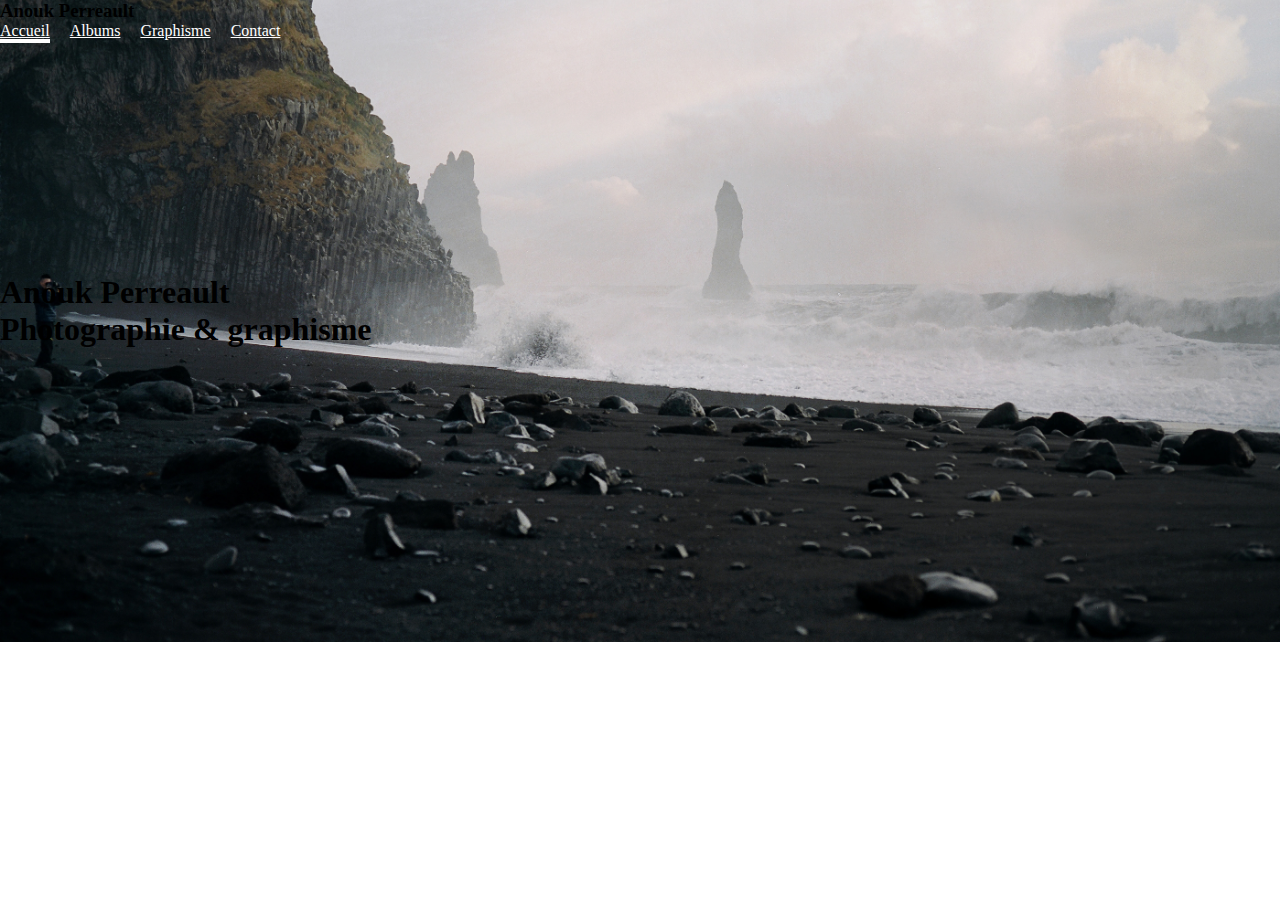
<file: index.html>
<!doctype html>
<html lang="en" class="h-100">

<head>
  <meta charset="utf-8">
  <meta name="viewport" content="width=device-width, initial-scale=1">
  <meta name="description" content="Anouk Perreault Photographie argentique">
  <meta name="author" content="Hughes Perreault">
  <title>Anouk Perreault</title>
  
  <link href="assets/imgs/favicon.ico" rel="icon" type="image/x-icon" />
  <link href="https://cdn.jsdelivr.net/npm/bootstrap@5.3.0-alpha1/dist/css/bootstrap.min.css" rel="stylesheet"
    integrity="sha384-GLhlTQ8iRABdZLl6O3oVMWSktQOp6b7In1Zl3/Jr59b6EGGoI1aFkw7cmDA6j6gD" crossorigin="anonymous">
  <link href="assets/css/style.css" rel="stylesheet">

</head>

<body class="d-flex h-100 text-center text-bg-dark background-image">
  <div class="cover-container w-100 h-100 p-3 mx-auto flex-column">

    <header class="mb-auto">
      <div>
        <h3 class="float-md-start mb-0">Anouk Perreault</h3>
        <nav class="nav nav-masthead justify-content-center float-md-end">
          <a class="nav-link fw-bold py-1 px-0 active" aria-current="page" href="index.html">Accueil</a>
          <a class="nav-link fw-bold py-1 px-0" href="albums.html">Albums</a>
          <a class="nav-link fw-bold py-1 px-0" href="graphisme.html">Graphisme</a>
          <a class="nav-link fw-bold py-1 px-0" href="contact.html">Contact</a>
        </nav>
      </div>

    </header>

    <br><br><br><br><br><br><br><br><br><br><br><br><br>
    <main class="container text-center">
      <h1>Anouk Perreault</h1>
      <h1>Photographie & graphisme</h1>

    </main>


  </div>
  <script src="https://cdn.jsdelivr.net/npm/bootstrap@5.3.0-alpha1/dist/js/bootstrap.bundle.min.js"></script>
</body>

</html>
</file>
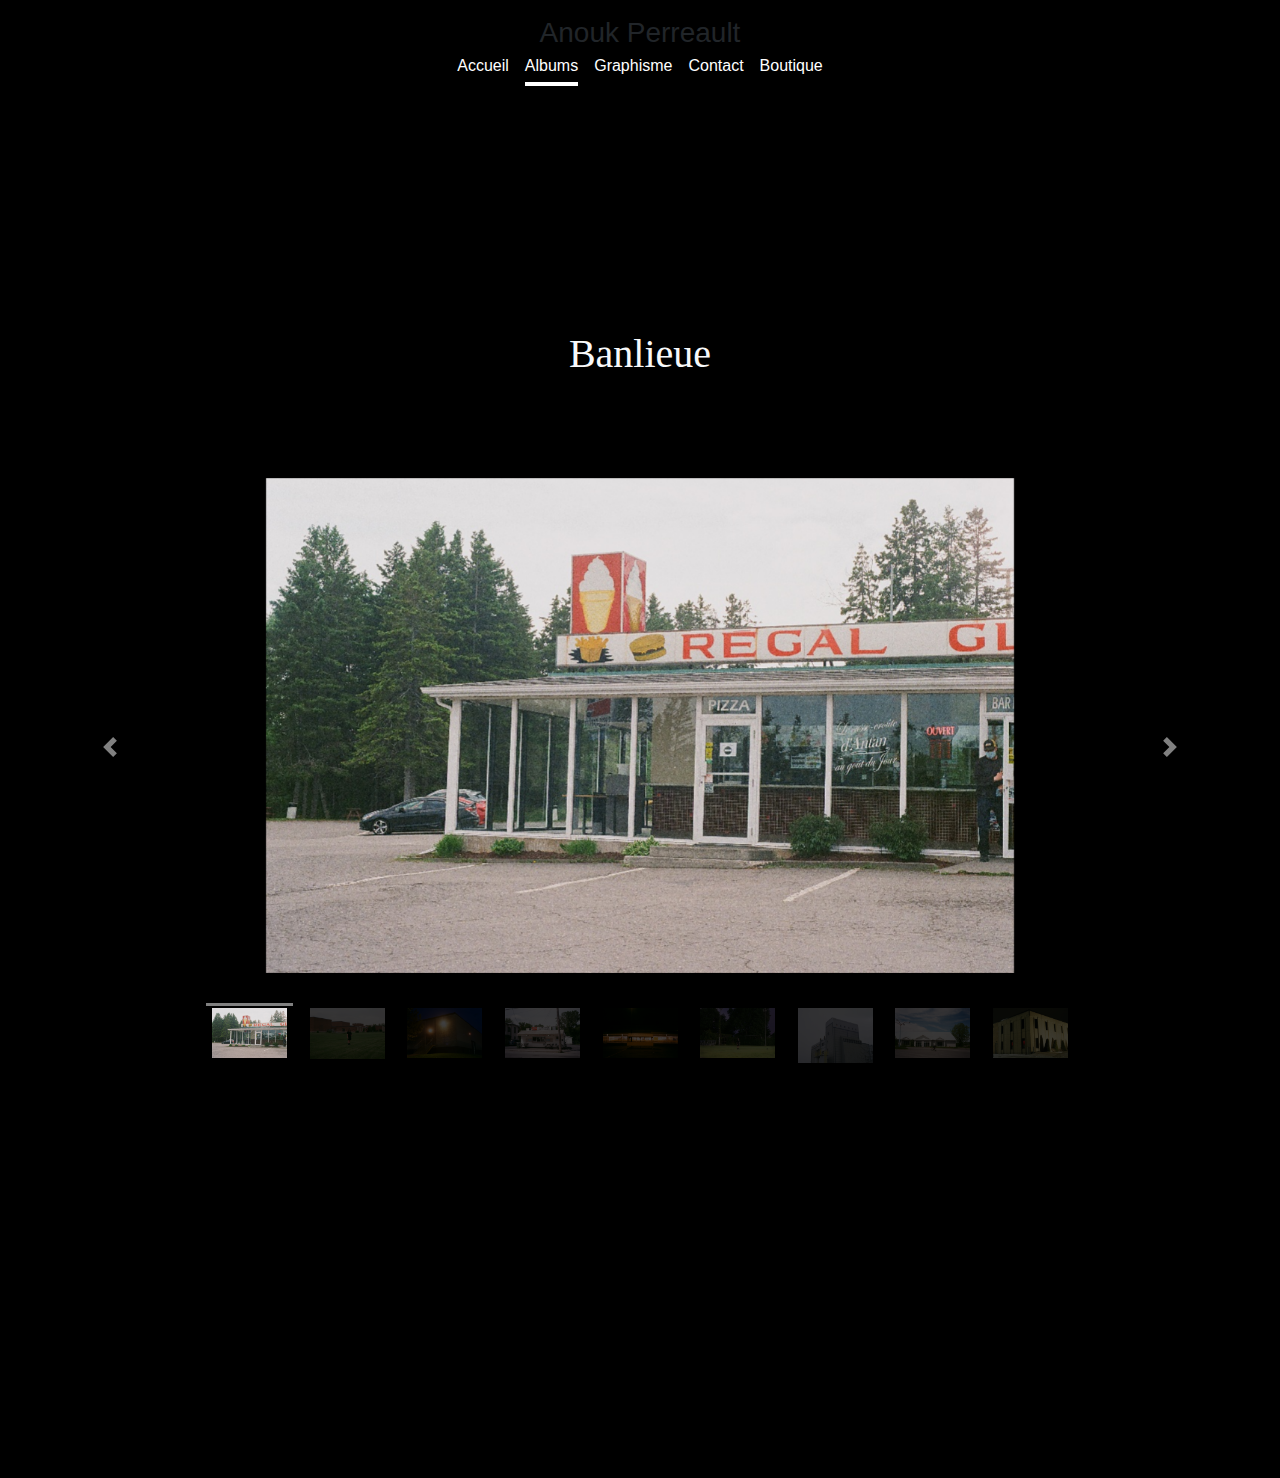
<file: album-banlieue.html>
<!doctype html>
<html lang="en" class="h-100">

<head>
  <meta charset="utf-8">
  <meta name="viewport" content="width=device-width, initial-scale=1">
  <meta name="description" content="Anouk Perreault Photographie argentique">
  <meta name="author" content="Hughes Perreault">
  <title>Anouk Perreault</title>
  <link href="assets/imgs/favicon.ico" rel="icon" type="image/x-icon" />

  <link href="assets/css/style.css" rel="stylesheet">
  <link href="assets/css/carousel.css" rel="stylesheet">

  <link href="https://stackpath.bootstrapcdn.com/bootstrap/4.3.1/css/bootstrap.min.css" rel="stylesheet">

  <link href="https://cdn.jsdelivr.net/npm/bootstrap@5.3.0-alpha1/dist/css/bootstrap.min.css" rel="stylesheet"
    integrity="sha384-GLhlTQ8iRABdZLl6O3oVMWSktQOp6b7In1Zl3/Jr59b6EGGoI1aFkw7cmDA6j6gD" crossorigin="anonymous">
  <link href="assets/css/style.css" rel="stylesheet">

</head>

<body class="d-flex h-100 text-center bg-color">
  <div class="cover-container w-100 h-100 p-3 mx-auto flex-column">
    <header class="mb-auto">
      <div>
        <h3 class="float-md-start mb-0">Anouk Perreault</h3>
        <nav class="nav nav-masthead justify-content-center float-md-end">
          <a class="nav-link fw-bold py-1 px-0" aria-current="page" href="index.html">Accueil</a>
          <a class="nav-link fw-bold py-1 px-0 active" href="albums.html">Albums</a>
          <a class="nav-link fw-bold py-1 px-0" href="graphisme.html">Graphisme</a>
          <a class="nav-link fw-bold py-1 px-0" href="contact.html">Contact</a>
          <a class="nav-link fw-bold py-1 px-0" target="_blank" href="https://anouk-perreault.myshopify.com">Boutique</a>
        </nav>
      </div>

    </header>

    <main class="text-light">

      <br><br><br><br>
      <div class="row pt-lg-5">
        <h1 class="container text-center">Banlieue</h1>
      </div>


      <div class="body-album">
        <div class="row">
          <div class="col-md-12">
            <div id="custCarousel" class="carousel slide" data-ride="carousel" align="center">
              <!-- slides -->
              <div class="carousel-inner">
                <div class="carousel-item active">
                  <img src="assets/imgs/banlieue/01-028061090021-1.jpg" alt="">
                </div>

                <div class="carousel-item">
                  <img src="assets/imgs/banlieue/02-000628620007-1.jpg" alt="">
                </div>

                <div class="carousel-item">
                  <img src="assets/imgs/banlieue/03-000715510035.jpg" alt="">
                </div>

                <div class="carousel-item">
                  <img src="assets/imgs/banlieue/04-000730420010-1.jpg" alt="">
                </div>

                <div class="carousel-item">
                  <img src="assets/imgs/banlieue/05-005010410035-1.jpg" alt="">
                </div>

                <div class="carousel-item">
                  <img src="assets/imgs/banlieue/06-000628620001-1.jpg" alt="">
                </div>

                <div class="carousel-item">
                  <img src="assets/imgs/banlieue/07-58920003-2.jpg" alt="">
                </div>

                <div class="carousel-item">
                  <img src="assets/imgs/banlieue/08-000611270017.jpg" alt="">
                </div>

                <div class="carousel-item">
                  <img src="assets/imgs/banlieue/09-92610014.JPG" alt="">
                </div>



              </div>

              <!-- Left right -->
              <a class="carousel-control-prev" href="#custCarousel" data-slide="prev">
                <span class="carousel-control-prev-icon"></span>
              </a>
              <a class="carousel-control-next" href="#custCarousel" data-slide="next">
                <span class="carousel-control-next-icon"></span>
              </a>

              <!-- Thumbnails -->
              <ol class="carousel-indicators list-inline">
                <li class="list-inline-item active">
                  <a id="carousel-selector-0" class="selected" data-slide-to="0" data-target="#custCarousel">
                    <img src="assets/imgs/banlieue/01-028061090021-1.jpg" class="img-fluid img-fluid img-fluid carousel-thumb">
                  </a>
                </li>

                <li class="list-inline-item">
                  <a id="carousel-selector-1" data-slide-to="1" data-target="#custCarousel">
                    <img src="assets/imgs/banlieue/02-000628620007-1.jpg" class="img-fluid img-fluid img-fluid carousel-thumb">
                  </a>
                </li>

                <li class="list-inline-item">
                  <a id="carousel-selector-2" data-slide-to="2" data-target="#custCarousel">
                    <img src="assets/imgs/banlieue/03-000715510035.jpg" class="img-fluid img-fluid img-fluid carousel-thumb">
                  </a>
                </li>

                <li class="list-inline-item">
                  <a id="carousel-selector-1" data-slide-to="3" data-target="#custCarousel">
                    <img src="assets/imgs/banlieue/04-000730420010-1.jpg" class="img-fluid img-fluid img-fluid carousel-thumb">
                  </a>
                </li>

                <li class="list-inline-item">
                  <a id="carousel-selector-2" data-slide-to="4" data-target="#custCarousel">
                    <img src="assets/imgs/banlieue/05-005010410035-1.jpg" class="img-fluid img-fluid img-fluid carousel-thumb">
                  </a>
                </li>

                <li class="list-inline-item">
                  <a id="carousel-selector-1" data-slide-to="5" data-target="#custCarousel">
                    <img src="assets/imgs/banlieue/06-000628620001-1.jpg" class="img-fluid img-fluid img-fluid carousel-thumb">
                  </a>
                </li>

                <li class="list-inline-item">
                  <a id="carousel-selector-2" data-slide-to="6" data-target="#custCarousel">
                    <img src="assets/imgs/banlieue/07-58920003-2.jpg" class="img-fluid img-fluid img-fluid carousel-thumb">
                  </a>
                </li>

                <li class="list-inline-item">
                  <a id="carousel-selector-1" data-slide-to="7" data-target="#custCarousel">
                    <img src="assets/imgs/banlieue/08-000611270017.jpg" class="img-fluid img-fluid img-fluid carousel-thumb">
                  </a>
                </li>

                <li class="list-inline-item">
                  <a id="carousel-selector-2" data-slide-to="8" data-target="#custCarousel">
                    <img src="assets/imgs/banlieue/09-92610014.JPG" class="img-fluid img-fluid img-fluid carousel-thumb">
                  </a>
                </li>

              </ol>
            </div>
          </div>
        </div>
      </div>

    </main>
  </div>

  <script src="https://cdnjs.cloudflare.com/ajax/libs/jquery/3.2.1/jquery.min.js"></script>
  <script src="https://stackpath.bootstrapcdn.com/bootstrap/4.3.1/js/bootstrap.bundle.min.js"></script>

</body>

</html>
</file>
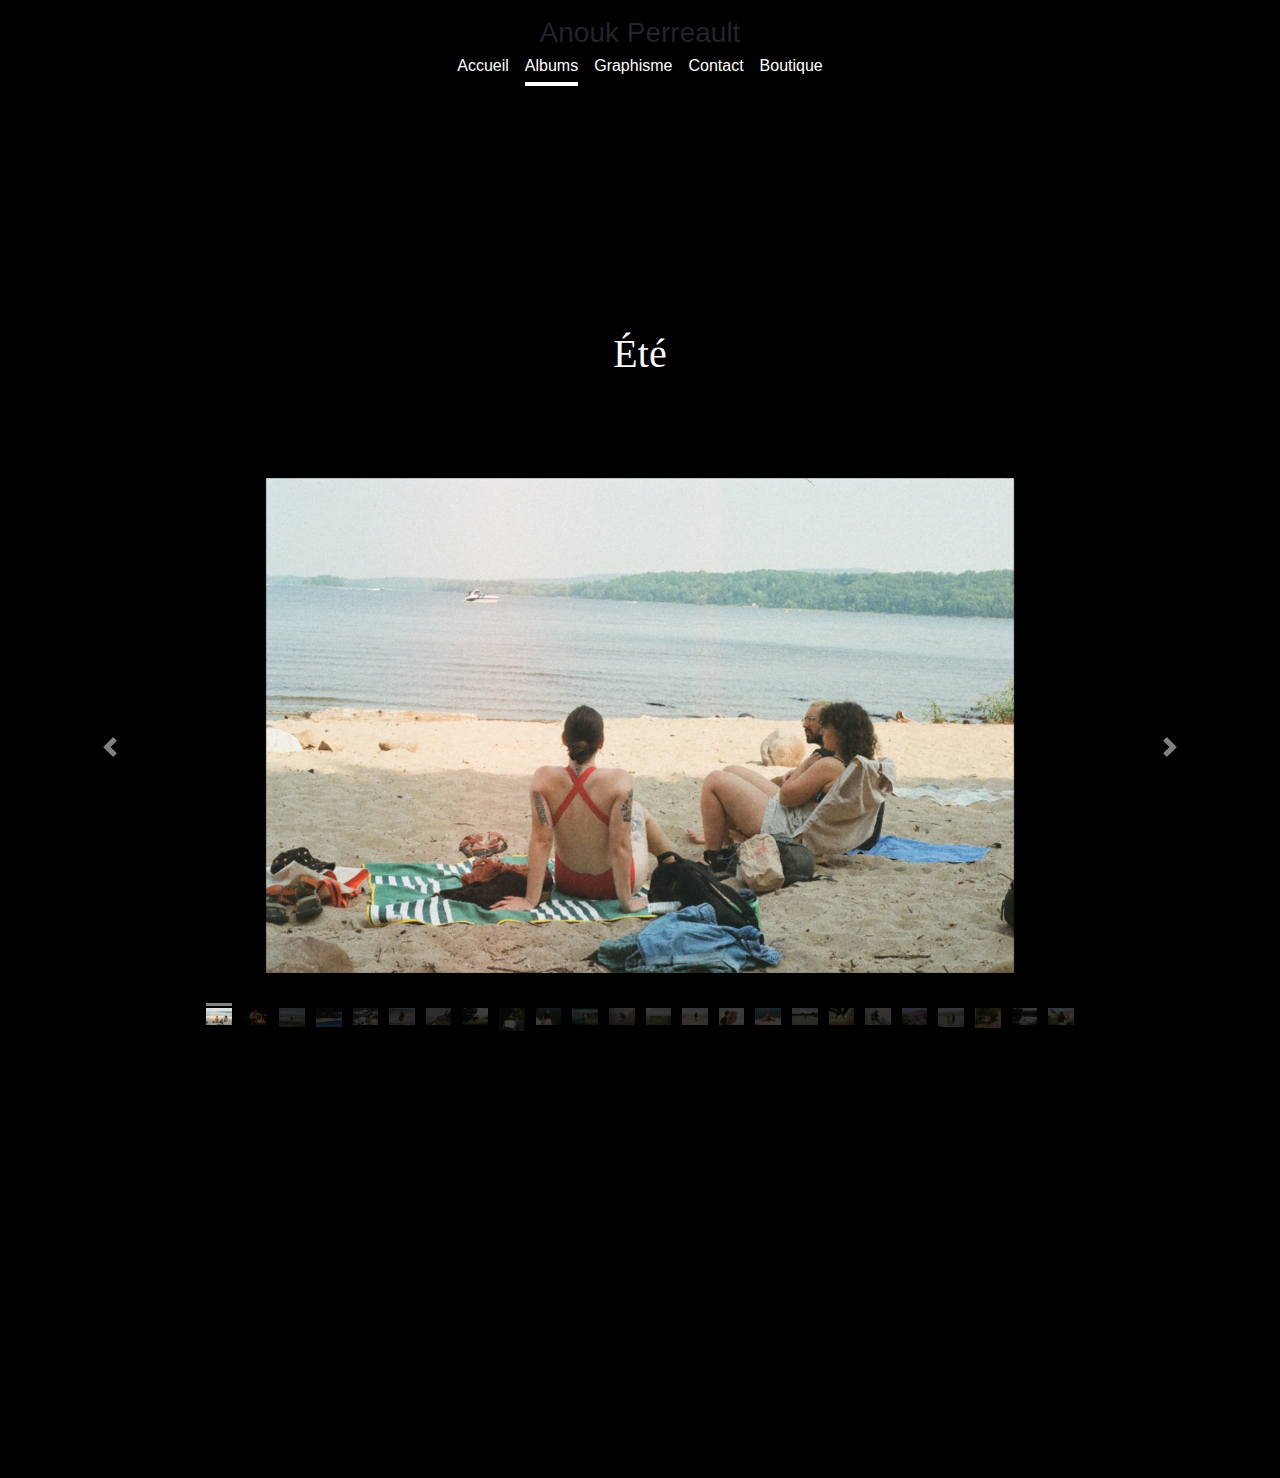
<file: album-ete.html>
<!doctype html>
<html lang="en" class="h-100">

<head>
  <meta charset="utf-8">
  <meta name="viewport" content="width=device-width, initial-scale=1">
  <meta name="description" content="Anouk Perreault Photographie argentique">
  <meta name="author" content="Hughes Perreault">
  <title>Anouk Perreault</title>

  <link href="assets/imgs/favicon.ico" rel="icon" type="image/x-icon" />

  <link href="assets/css/carousel.css" rel="stylesheet">

  <link href="https://stackpath.bootstrapcdn.com/bootstrap/4.3.1/css/bootstrap.min.css" rel="stylesheet">

  <link href="https://cdn.jsdelivr.net/npm/bootstrap@5.3.0-alpha1/dist/css/bootstrap.min.css" rel="stylesheet"
    integrity="sha384-GLhlTQ8iRABdZLl6O3oVMWSktQOp6b7In1Zl3/Jr59b6EGGoI1aFkw7cmDA6j6gD" crossorigin="anonymous">
  <link href="assets/css/style.css" rel="stylesheet">

  </head>

<body class="d-flex h-100 text-center bg-color">
  <div class="cover-container w-100 h-100 p-3 mx-auto flex-column">
    <header class="mb-auto">
      <div>
        <h3 class="float-md-start mb-0">Anouk Perreault</h3>
        <nav class="nav nav-masthead justify-content-center float-md-end">
          <a class="nav-link fw-bold py-1 px-0" aria-current="page" href="index.html">Accueil</a>
          <a class="nav-link fw-bold py-1 px-0 active" href="albums.html">Albums</a>
          <a class="nav-link fw-bold py-1 px-0" href="graphisme.html">Graphisme</a>
          <a class="nav-link fw-bold py-1 px-0" href="contact.html">Contact</a>
          <a class="nav-link fw-bold py-1 px-0" target="_blank" href="https://anouk-perreault.myshopify.com">Boutique</a>
        </nav>
      </div>

    </header>

    <main class="text-light">

      <br><br><br><br>
      <div class="row pt-lg-5">
        <h1 class="container text-center">Été</h1>
      </div>


      <div class="body-album">
        <div class="row">
          <div class="col-md-12">
            <div id="custCarousel" class="carousel slide" data-ride="carousel" align="center">
              <!-- slides -->
              <div class="carousel-inner">
                <div class="carousel-item active">
                  <img src="assets/imgs/ete/01-027080280015.jpg" alt="">
                </div>

                <div class="carousel-item">
                  <img src="assets/imgs/ete/02-16270029.JPG" alt="">
                </div>

                <div class="carousel-item">
                  <img src="assets/imgs/ete/03-53250003.JPG" alt="">
                </div>

                <div class="carousel-item">
                  <img src="assets/imgs/ete/04-70360010.JPG" alt="">
                </div>

                <div class="carousel-item">
                  <img src="assets/imgs/ete/05-78230033.JPG" alt="">
                </div>

                <div class="carousel-item">
                  <img src="assets/imgs/ete/06-91830010.JPG" alt="">
                </div>

                <div class="carousel-item">
                  <img src="assets/imgs/ete/07-46520033-2.jpg" alt="">
                </div>

                <div class="carousel-item">
                  <img src="assets/imgs/ete/08-009260250036.jpg" alt="">
                </div>

                <div class="carousel-item">
                  <img src="assets/imgs/ete/09-006270020011.jpg" alt="">
                </div>

                <div class="carousel-item">
                  <img src="assets/imgs/ete/10-000628620021.jpg" alt="">
                </div>

                <div class="carousel-item">
                  <img src="assets/imgs/ete/11-000715510023.jpg" alt="">
                </div>

                <div class="carousel-item">
                  <img src="assets/imgs/ete/12-99620028.JPG" alt="">
                </div>

                <div class="carousel-item">
                  <img src="assets/imgs/ete/13-020070700034.jpg" alt="">
                </div>

                <div class="carousel-item">
                  <img src="assets/imgs/ete/14-010090330023.jpg" alt="">
                </div>

                <div class="carousel-item">
                  <img src="assets/imgs/ete/15-000001420009.jpg" alt="">
                </div>

                <div class="carousel-item">
                  <img src="assets/imgs/ete/16-008060450026-1.jpg" alt="">
                </div>

                <div class="carousel-item">
                  <img src="assets/imgs/ete/17-92610004.JPG" alt="">
                </div>

                <div class="carousel-item">
                  <img src="assets/imgs/ete/18-024100370003.jpg" alt="">
                </div>

                <div class="carousel-item">
                  <img src="assets/imgs/ete/19-009260250012.jpg" alt="">
                </div>

                <div class="carousel-item">
                  <img src="assets/imgs/ete/20-000715510011-1.jpg" alt="">
                </div>

                <div class="carousel-item">
                  <img src="assets/imgs/ete/21-99630032.JPG" alt="">
                </div>

                <div class="carousel-item">
                  <img src="assets/imgs/ete/22-027080280029.jpg" alt="">
                </div>

                <div class="carousel-item">
                  <img src="assets/imgs/ete/23-000730420028-1.jpg" alt="">
                </div>

                <div class="carousel-item">
                  <img src="assets/imgs/ete/24-028061090030.jpg" alt="">
                </div>


              </div>

              <!-- Left right -->
              <a class="carousel-control-prev" href="#custCarousel" data-slide="prev">
                <span class="carousel-control-prev-icon"></span>
              </a>
              <a class="carousel-control-next" href="#custCarousel" data-slide="next">
                <span class="carousel-control-next-icon"></span>
              </a>

              <!-- Thumbnails -->
              <ol class="carousel-indicators list-inline">
                <li class="list-inline-item active">
                  <a id="carousel-selector-0" class="selected" data-slide-to="0" data-target="#custCarousel">
                    <img src="assets/imgs/ete/01-027080280015.jpg" class="img-fluid carousel-thumb">
                  </a>
                </li>

                <li class="list-inline-item">
                  <a id="carousel-selector-1" data-slide-to="1" data-target="#custCarousel">
                    <img src="assets/imgs/ete/02-16270029.JPG" class="img-fluid carousel-thumb">
                  </a>
                </li>

                <li class="list-inline-item">
                  <a id="carousel-selector-2" data-slide-to="2" data-target="#custCarousel">
                    <img src="assets/imgs/ete/03-53250003.JPG" class="img-fluid carousel-thumb">
                  </a>
                </li>

                <li class="list-inline-item">
                  <a id="carousel-selector-1" data-slide-to="3" data-target="#custCarousel">
                    <img src="assets/imgs/ete/04-70360010.JPG" class="img-fluid carousel-thumb">
                  </a>
                </li>

                <li class="list-inline-item">
                  <a id="carousel-selector-2" data-slide-to="4" data-target="#custCarousel">
                    <img src="assets/imgs/ete/05-78230033.JPG" class="img-fluid carousel-thumb">
                  </a>
                </li>

                <li class="list-inline-item">
                  <a id="carousel-selector-1" data-slide-to="5" data-target="#custCarousel">
                    <img src="assets/imgs/ete/06-91830010.JPG" class="img-fluid carousel-thumb">
                  </a>
                </li>

                <li class="list-inline-item">
                  <a id="carousel-selector-2" data-slide-to="6" data-target="#custCarousel">
                    <img src="assets/imgs/ete/07-46520033-2.jpg" class="img-fluid carousel-thumb">
                  </a>
                </li>

                <li class="list-inline-item">
                  <a id="carousel-selector-1" data-slide-to="7" data-target="#custCarousel">
                    <img src="assets/imgs/ete/08-009260250036.jpg" class="img-fluid carousel-thumb">
                  </a>
                </li>

                <li class="list-inline-item">
                  <a id="carousel-selector-2" data-slide-to="8" data-target="#custCarousel">
                    <img src="assets/imgs/ete/09-006270020011.jpg" class="img-fluid carousel-thumb">
                  </a>
                </li>

                <li class="list-inline-item">
                  <a id="carousel-selector-1" data-slide-to="9" data-target="#custCarousel">
                    <img src="assets/imgs/ete/10-000628620021.jpg" class="img-fluid carousel-thumb">
                  </a>
                </li>

                <li class="list-inline-item">
                  <a id="carousel-selector-2" data-slide-to="10" data-target="#custCarousel">
                    <img src="assets/imgs/ete/11-000715510023.jpg" class="img-fluid carousel-thumb">
                  </a>
                </li>

                <li class="list-inline-item">
                  <a id="carousel-selector-1" data-slide-to="11" data-target="#custCarousel">
                    <img src="assets/imgs/ete/12-99620028.JPG" class="img-fluid carousel-thumb">
                  </a>
                </li>

                <li class="list-inline-item">
                  <a id="carousel-selector-2" data-slide-to="12" data-target="#custCarousel">
                    <img src="assets/imgs/ete/13-020070700034.jpg" class="img-fluid carousel-thumb">
                  </a>
                </li>

                <li class="list-inline-item">
                  <a id="carousel-selector-1" data-slide-to="13" data-target="#custCarousel">
                    <img src="assets/imgs/ete/14-010090330023.jpg" class="img-fluid carousel-thumb">
                  </a>
                </li>

                <li class="list-inline-item">
                  <a id="carousel-selector-2" data-slide-to="14" data-target="#custCarousel">
                    <img src="assets/imgs/ete/15-000001420009.jpg" class="img-fluid carousel-thumb">
                  </a>
                </li>

                <li class="list-inline-item">
                  <a id="carousel-selector-1" data-slide-to="15" data-target="#custCarousel">
                    <img src="assets/imgs/ete/16-008060450026-1.jpg" class="img-fluid carousel-thumb">
                  </a>
                </li>

                <li class="list-inline-item">
                  <a id="carousel-selector-2" data-slide-to="16" data-target="#custCarousel">
                    <img src="assets/imgs/ete/17-92610004.JPG" class="img-fluid carousel-thumb">
                  </a>
                </li>

                <li class="list-inline-item">
                  <a id="carousel-selector-1" data-slide-to="17" data-target="#custCarousel">
                    <img src="assets/imgs/ete/18-024100370003.jpg" class="img-fluid carousel-thumb">
                  </a>
                </li>

                <li class="list-inline-item">
                  <a id="carousel-selector-2" data-slide-to="18" data-target="#custCarousel">
                    <img src="assets/imgs/ete/19-009260250012.jpg" class="img-fluid carousel-thumb">
                  </a>
                </li>

                <li class="list-inline-item">
                  <a id="carousel-selector-1" data-slide-to="19" data-target="#custCarousel">
                    <img src="assets/imgs/ete/20-000715510011-1.jpg" class="img-fluid carousel-thumb">
                  </a>
                </li>

                <li class="list-inline-item">
                  <a id="carousel-selector-2" data-slide-to="20" data-target="#custCarousel">
                    <img src="assets/imgs/ete/21-99630032.JPG" class="img-fluid carousel-thumb">
                  </a>
                </li>

                <li class="list-inline-item">
                  <a id="carousel-selector-1" data-slide-to="21" data-target="#custCarousel">
                    <img src="assets/imgs/ete/22-027080280029.jpg" class="img-fluid carousel-thumb">
                  </a>
                </li>

                <li class="list-inline-item">
                  <a id="carousel-selector-2" data-slide-to="22" data-target="#custCarousel">
                    <img src="assets/imgs/ete/23-000730420028-1.jpg" class="img-fluid carousel-thumb">
                  </a>
                </li>

                <li class="list-inline-item">
                  <a id="carousel-selector-1" data-slide-to="23" data-target="#custCarousel">
                    <img src="assets/imgs/ete/24-028061090030.jpg" class="img-fluid carousel-thumb">
                  </a>
                </li>

              </ol>
            </div>
          </div>
        </div>
      </div>

    </main>
  </div>

  <script src="https://cdnjs.cloudflare.com/ajax/libs/jquery/3.2.1/jquery.min.js"></script>
  <script src="https://stackpath.bootstrapcdn.com/bootstrap/4.3.1/js/bootstrap.bundle.min.js"></script>

</body>

</html>
</file>
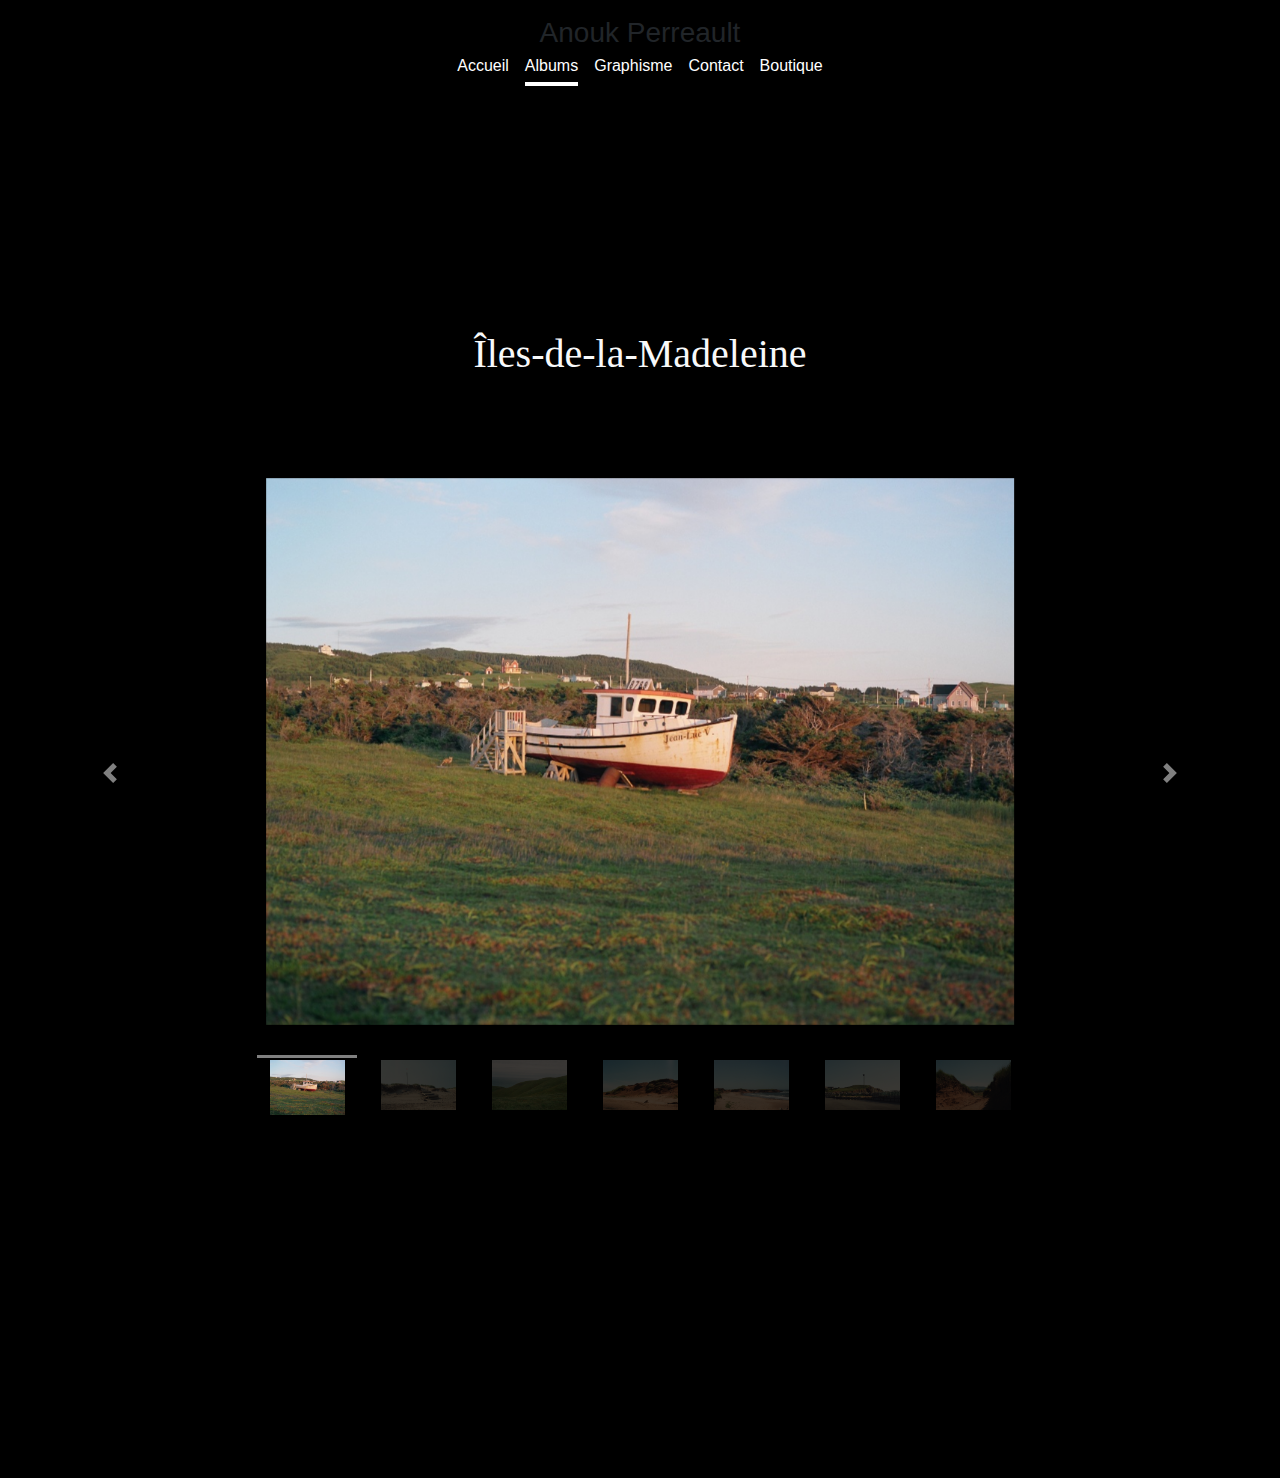
<file: album-ilesdelamadeleine.html>
<!doctype html>
<html lang="en" class="h-100">

<head>
  <meta charset="utf-8">
  <meta name="viewport" content="width=device-width, initial-scale=1">
  <meta name="description" content="Anouk Perreault Photographie argentique">
  <meta name="author" content="Hughes Perreault">
  <title>Anouk Perreault</title>
  <link href="assets/imgs/favicon.ico" rel="icon" type="image/x-icon" />


  <link href="assets/css/carousel.css" rel="stylesheet">

  <link href="https://stackpath.bootstrapcdn.com/bootstrap/4.3.1/css/bootstrap.min.css" rel="stylesheet">

  <link href="https://cdn.jsdelivr.net/npm/bootstrap@5.3.0-alpha1/dist/css/bootstrap.min.css" rel="stylesheet"
    integrity="sha384-GLhlTQ8iRABdZLl6O3oVMWSktQOp6b7In1Zl3/Jr59b6EGGoI1aFkw7cmDA6j6gD" crossorigin="anonymous">
  <link href="assets/css/style.css" rel="stylesheet">

</head>

<body class="d-flex h-100 text-center bg-color">
  <div class="cover-container w-100 h-100 p-3 mx-auto flex-column">
    <header class="mb-auto">
      <div>
        <h3 class="float-md-start mb-0">Anouk Perreault</h3>
        <nav class="nav nav-masthead justify-content-center float-md-end">
          <a class="nav-link fw-bold py-1 px-0" aria-current="page" href="index.html">Accueil</a>
          <a class="nav-link fw-bold py-1 px-0 active" href="albums.html">Albums</a>
          <a class="nav-link fw-bold py-1 px-0" href="graphisme.html">Graphisme</a>
          <a class="nav-link fw-bold py-1 px-0" href="contact.html">Contact</a>
          <a class="nav-link fw-bold py-1 px-0" target="_blank" href="https://anouk-perreault.myshopify.com">Boutique</a>
        </nav>
      </div>

    </header>

    <main class="text-light">

      <br><br><br><br>
      <div class="row pt-lg-5">
        <h1 class="container text-center">Îles-de-la-Madeleine</h1>
      </div>


      <div class="body-album">
        <div class="row">
          <div class="col-md-12">
            <div id="custCarousel" class="carousel slide" data-ride="carousel" align="center">
              <!-- slides -->
              <div class="carousel-inner">
                <div class="carousel-item active">
                  <img src="assets/imgs/iles-de-la-madeleine/01-25090004.JPG" alt="">
                </div>

                <div class="carousel-item">
                  <img src="assets/imgs/iles-de-la-madeleine/02-020070700022.jpg" alt="">
                </div>

                <div class="carousel-item">
                  <img src="assets/imgs/iles-de-la-madeleine/03-020070700016.jpg" alt="">
                </div>

                <div class="carousel-item">
                  <img src="assets/imgs/iles-de-la-madeleine/04-020070700005.jpg" alt="">
                </div>

                <div class="carousel-item">
                  <img src="assets/imgs/iles-de-la-madeleine/05-020070700011.jpg" alt="">
                </div>

                <div class="carousel-item">
                  <img src="assets/imgs/iles-de-la-madeleine/06-020070700002.jpg" alt="">
                </div>

                <div class="carousel-item">
                  <img src="assets/imgs/iles-de-la-madeleine/07-020070700006.jpg" alt="">
                </div>


              </div>

              <!-- Left right -->
              <a class="carousel-control-prev" href="#custCarousel" data-slide="prev">
                <span class="carousel-control-prev-icon"></span>
              </a>
              <a class="carousel-control-next" href="#custCarousel" data-slide="next">
                <span class="carousel-control-next-icon"></span>
              </a>

              <!-- Thumbnails -->
              <ol class="carousel-indicators list-inline">
                <li class="list-inline-item active">
                  <a id="carousel-selector-0" class="selected" data-slide-to="0" data-target="#custCarousel">
                    <img src="assets/imgs/iles-de-la-madeleine/01-25090004.JPG" class="img-fluid carousel-thumb">
                  </a>
                </li>

                <li class="list-inline-item">
                  <a id="carousel-selector-1" data-slide-to="1" data-target="#custCarousel">
                    <img src="assets/imgs/iles-de-la-madeleine/02-020070700022.jpg" class="img-fluid carousel-thumb">
                  </a>
                </li>

                <li class="list-inline-item">
                  <a id="carousel-selector-2" data-slide-to="2" data-target="#custCarousel">
                    <img src="assets/imgs/iles-de-la-madeleine/03-020070700016.jpg" class="img-fluid carousel-thumb">
                  </a>
                </li>

                <li class="list-inline-item">
                  <a id="carousel-selector-1" data-slide-to="3" data-target="#custCarousel">
                    <img src="assets/imgs/iles-de-la-madeleine/04-020070700005.jpg" class="img-fluid carousel-thumb">
                  </a>
                </li>

                <li class="list-inline-item">
                  <a id="carousel-selector-2" data-slide-to="4" data-target="#custCarousel">
                    <img src="assets/imgs/iles-de-la-madeleine/05-020070700011.jpg" class="img-fluid carousel-thumb">
                  </a>
                </li>

                <li class="list-inline-item">
                  <a id="carousel-selector-1" data-slide-to="5" data-target="#custCarousel">
                    <img src="assets/imgs/iles-de-la-madeleine/06-020070700002.jpg" class="img-fluid carousel-thumb">
                  </a>
                </li>

                <li class="list-inline-item">
                  <a id="carousel-selector-2" data-slide-to="6" data-target="#custCarousel">
                    <img src="assets/imgs/iles-de-la-madeleine/07-020070700006.jpg" class="img-fluid carousel-thumb">
                  </a>
                </li>

              </ol>
            </div>
          </div>
        </div>
      </div>

    </main>
  </div>

  <script src="https://cdnjs.cloudflare.com/ajax/libs/jquery/3.2.1/jquery.min.js"></script>
  <script src="https://stackpath.bootstrapcdn.com/bootstrap/4.3.1/js/bootstrap.bundle.min.js"></script>

</body>

</html>
</file>
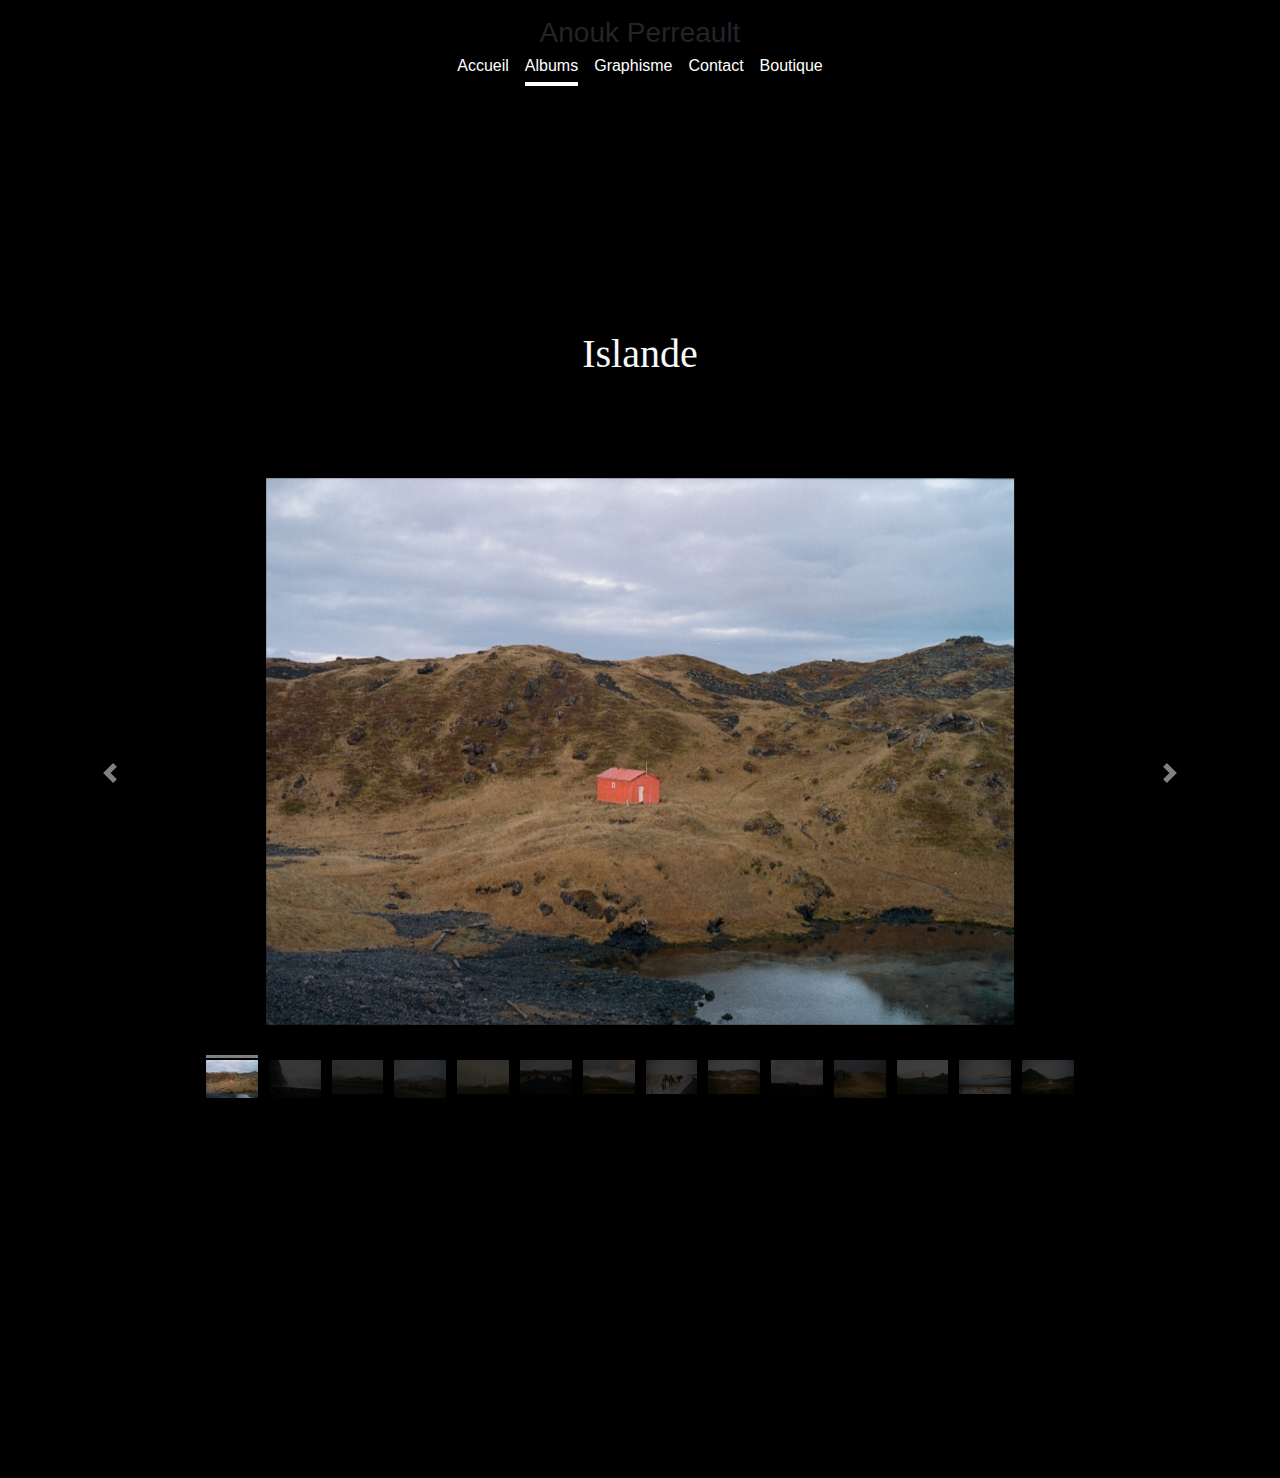
<file: album-islande.html>
<!doctype html>
<html lang="en" class="h-100">

<head>
  <meta charset="utf-8">
  <meta name="viewport" content="width=device-width, initial-scale=1">
  <meta name="description" content="Anouk Perreault Photographie argentique">
  <meta name="author" content="Hughes Perreault">
  <title>Anouk Perreault</title>

  <link href="assets/imgs/favicon.ico" rel="icon" type="image/x-icon" />

  <link href="assets/css/carousel.css" rel="stylesheet">

  <link href="https://stackpath.bootstrapcdn.com/bootstrap/4.3.1/css/bootstrap.min.css" rel="stylesheet">

  <link href="https://cdn.jsdelivr.net/npm/bootstrap@5.3.0-alpha1/dist/css/bootstrap.min.css" rel="stylesheet"
    integrity="sha384-GLhlTQ8iRABdZLl6O3oVMWSktQOp6b7In1Zl3/Jr59b6EGGoI1aFkw7cmDA6j6gD" crossorigin="anonymous">
  <link href="assets/css/style.css" rel="stylesheet">

</head>

<body class="d-flex h-100 text-center bg-color">
  <div class="cover-container w-100 h-100 p-3 mx-auto flex-column">
    <header class="mb-auto">
      <div>
        <h3 class="float-md-start mb-0">Anouk Perreault</h3>
        <nav class="nav nav-masthead justify-content-center float-md-end">
          <a class="nav-link fw-bold py-1 px-0" aria-current="page" href="index.html">Accueil</a>
          <a class="nav-link fw-bold py-1 px-0 active" href="albums.html">Albums</a>
          <a class="nav-link fw-bold py-1 px-0" href="graphisme.html">Graphisme</a>
          <a class="nav-link fw-bold py-1 px-0" href="contact.html">Contact</a>
          <a class="nav-link fw-bold py-1 px-0" target="_blank" href="https://anouk-perreault.myshopify.com">Boutique</a>
        </nav>
      </div>

    </header>

    <main class="text-light">

      <br><br><br><br>
      <div class="row pt-lg-5">
        <h1 class="container text-center">Islande</h1>
      </div>


      <div class="body-album">
        <div class="row">
          <div class="col-md-12">
            <div id="custCarousel" class="carousel slide" data-ride="carousel" align="center">
              <!-- slides -->
              <div class="carousel-inner">
                <div class="carousel-item active">
                  <img src="assets/imgs/islande/01-44130015.JPG" alt="">
                </div>

                <div class="carousel-item">
                  <img src="assets/imgs/islande/02-44210013.JPG" alt="">
                </div>

                <div class="carousel-item">
                  <img src="assets/imgs/islande/03-051200960007-1.jpg" alt="">
                </div>

                <div class="carousel-item">
                  <img src="assets/imgs/islande/04-44130012.JPG" alt="">
                </div>

                <div class="carousel-item">
                  <img src="assets/imgs/islande/05-051200960018.jpg" alt="">
                </div>

                <div class="carousel-item">
                  <img src="assets/imgs/islande/06-051200960034-1.jpg" alt="">
                </div>

                <div class="carousel-item">
                  <img src="assets/imgs/islande/07-051201090008.jpg" alt="">
                </div>

                <div class="carousel-item">
                  <img src="assets/imgs/islande/08-051201090019.jpg" alt="">
                </div>

                <div class="carousel-item">
                  <img src="assets/imgs/islande/09-051201090035.jpg" alt="">
                </div>

                <div class="carousel-item">
                  <img src="assets/imgs/islande/10-44210010.JPG" alt="">
                </div>

                <div class="carousel-item">
                  <img src="assets/imgs/islande/11-44210011.JPG" alt="">
                </div>

                <div class="carousel-item">
                  <img src="assets/imgs/islande/12-051200960030.jpg" alt="">
                </div>

                <div class="carousel-item">
                  <img src="assets/imgs/islande/13-051201090022.jpg" alt="">
                </div>

                <div class="carousel-item">
                  <img src="assets/imgs/islande/14-051201090012.jpg" alt="">
                </div>


              </div>

              <!-- Left right -->
              <a class="carousel-control-prev" href="#custCarousel" data-slide="prev">
                <span class="carousel-control-prev-icon"></span>
              </a>
              <a class="carousel-control-next" href="#custCarousel" data-slide="next">
                <span class="carousel-control-next-icon"></span>
              </a>

              <!-- Thumbnails -->
              <ol class="carousel-indicators list-inline">
                <li class="list-inline-item active">
                  <a id="carousel-selector-0" class="selected" data-slide-to="0" data-target="#custCarousel">
                    <img src="assets/imgs/islande/01-44130015.JPG" class="img-fluid carousel-thumb">
                  </a>
                </li>

                <li class="list-inline-item">
                  <a id="carousel-selector-1" data-slide-to="1" data-target="#custCarousel">
                    <img src="assets/imgs/islande/02-44210013.JPG" class="img-fluid carousel-thumb">
                  </a>
                </li>

                <li class="list-inline-item">
                  <a id="carousel-selector-2" data-slide-to="2" data-target="#custCarousel">
                    <img src="assets/imgs/islande/03-051200960007-1.jpg" class="img-fluid carousel-thumb">
                  </a>
                </li>

                <li class="list-inline-item">
                  <a id="carousel-selector-1" data-slide-to="3" data-target="#custCarousel">
                    <img src="assets/imgs/islande/04-44130012.JPG" class="img-fluid carousel-thumb">
                  </a>
                </li>

                <li class="list-inline-item">
                  <a id="carousel-selector-2" data-slide-to="4" data-target="#custCarousel">
                    <img src="assets/imgs/islande/05-051200960018.jpg" class="img-fluid carousel-thumb">
                  </a>
                </li>

                <li class="list-inline-item">
                  <a id="carousel-selector-1" data-slide-to="5" data-target="#custCarousel">
                    <img src="assets/imgs/islande/06-051200960034-1.jpg" class="img-fluid carousel-thumb">
                  </a>
                </li>

                <li class="list-inline-item">
                  <a id="carousel-selector-2" data-slide-to="6" data-target="#custCarousel">
                    <img src="assets/imgs/islande/07-051201090008.jpg" class="img-fluid carousel-thumb">
                  </a>
                </li>

                <li class="list-inline-item">
                  <a id="carousel-selector-1" data-slide-to="7" data-target="#custCarousel">
                    <img src="assets/imgs/islande/08-051201090019.jpg" class="img-fluid carousel-thumb">
                  </a>
                </li>

                <li class="list-inline-item">
                  <a id="carousel-selector-2" data-slide-to="8" data-target="#custCarousel">
                    <img src="assets/imgs/islande/09-051201090035.jpg" class="img-fluid carousel-thumb">
                  </a>
                </li>

                <li class="list-inline-item">
                  <a id="carousel-selector-1" data-slide-to="9" data-target="#custCarousel">
                    <img src="assets/imgs/islande/10-44210010.JPG" class="img-fluid carousel-thumb">
                  </a>
                </li>

                <li class="list-inline-item">
                  <a id="carousel-selector-2" data-slide-to="10" data-target="#custCarousel">
                    <img src="assets/imgs/islande/11-44210011.JPG" class="img-fluid carousel-thumb">
                  </a>
                </li>

                <li class="list-inline-item">
                  <a id="carousel-selector-1" data-slide-to="11" data-target="#custCarousel">
                    <img src="assets/imgs/islande/12-051200960030.jpg" class="img-fluid carousel-thumb">
                  </a>
                </li>

                <li class="list-inline-item">
                  <a id="carousel-selector-2" data-slide-to="12" data-target="#custCarousel">
                    <img src="assets/imgs/islande/13-051201090022.jpg" class="img-fluid carousel-thumb">
                  </a>
                </li>

                <li class="list-inline-item">
                  <a id="carousel-selector-2" data-slide-to="13" data-target="#custCarousel">
                    <img src="assets/imgs/islande/14-051201090012.jpg" class="img-fluid carousel-thumb">
                  </a>
                </li>

              </ol>
            </div>
          </div>
        </div>
      </div>

    </main>
  </div>

  <script src="https://cdnjs.cloudflare.com/ajax/libs/jquery/3.2.1/jquery.min.js"></script>
  <script src="https://stackpath.bootstrapcdn.com/bootstrap/4.3.1/js/bootstrap.bundle.min.js"></script>

</body>

</html>
</file>
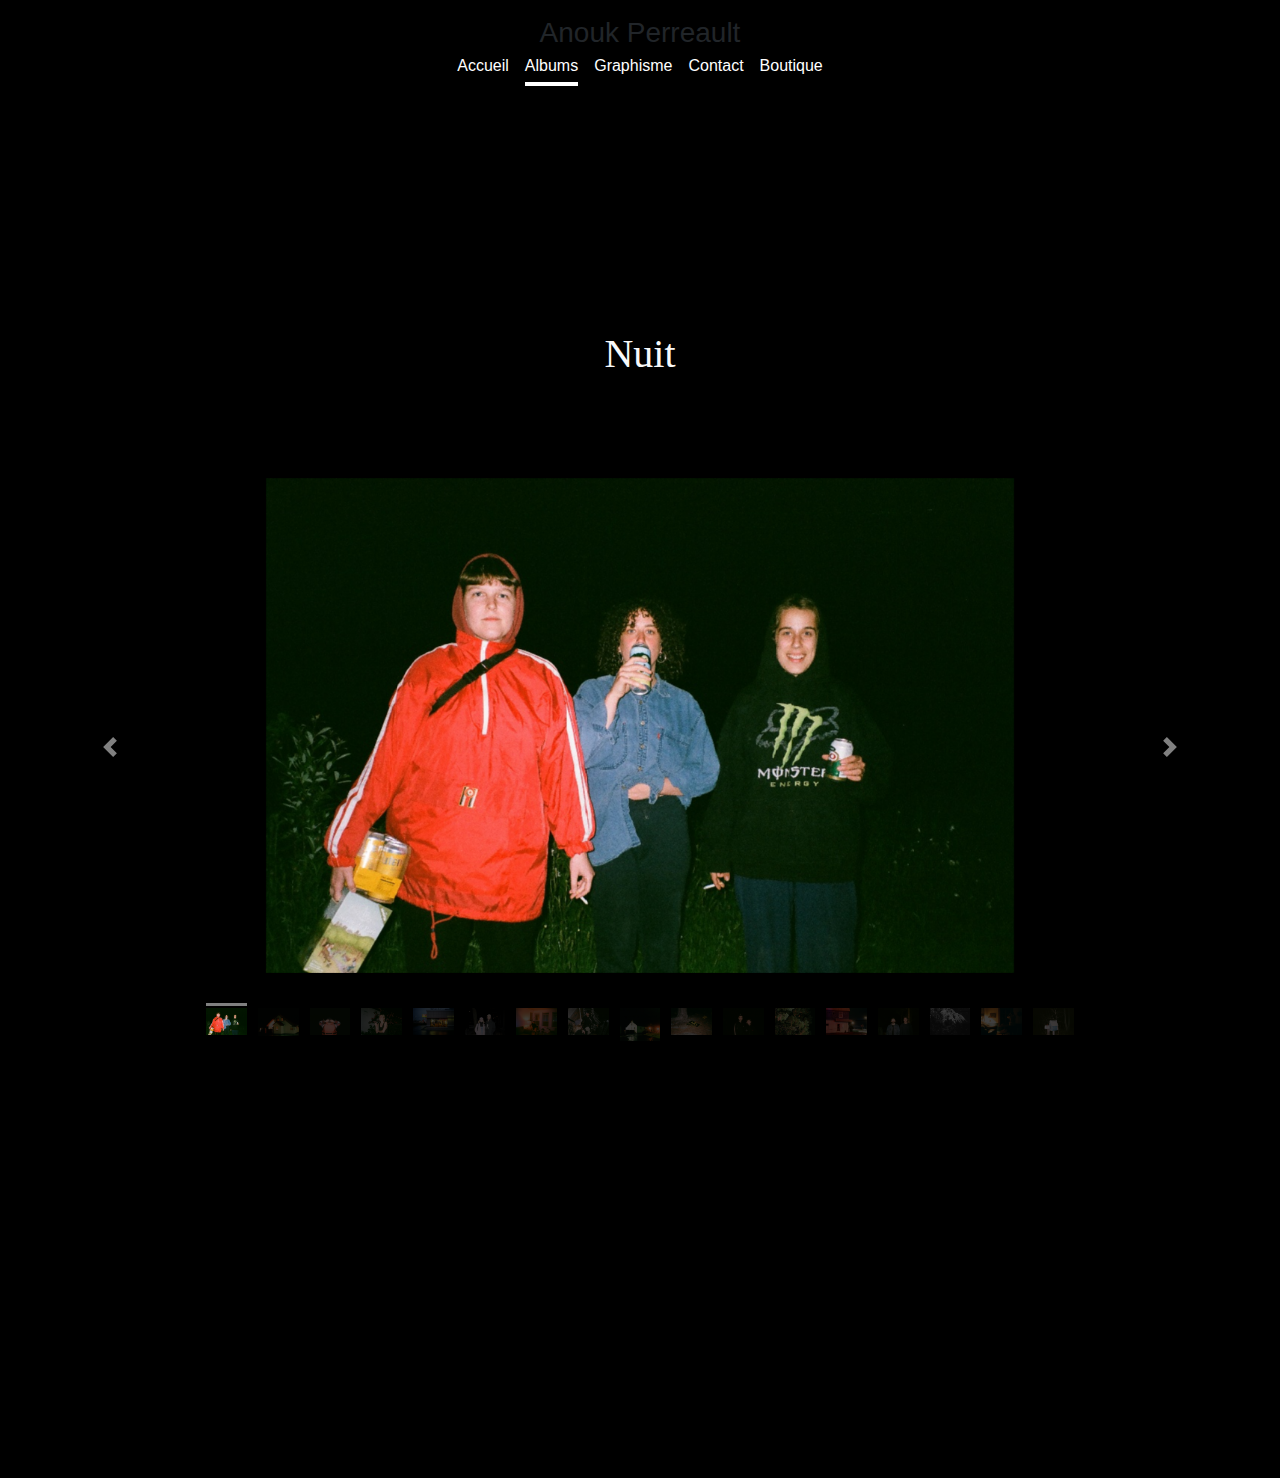
<file: album-nuit.html>
<!doctype html>
<html lang="en" class="h-100">

<head>
  <meta charset="utf-8">
  <meta name="viewport" content="width=device-width, initial-scale=1">
  <meta name="description" content="Anouk Perreault Photographie argentique">
  <meta name="author" content="Hughes Perreault">
  <title>Anouk Perreault</title>

  <link href="assets/imgs/favicon.ico" rel="icon" type="image/x-icon" />

  <link href="assets/css/carousel.css" rel="stylesheet">

  <link href="https://stackpath.bootstrapcdn.com/bootstrap/4.3.1/css/bootstrap.min.css" rel="stylesheet">

  <link href="https://cdn.jsdelivr.net/npm/bootstrap@5.3.0-alpha1/dist/css/bootstrap.min.css" rel="stylesheet"
    integrity="sha384-GLhlTQ8iRABdZLl6O3oVMWSktQOp6b7In1Zl3/Jr59b6EGGoI1aFkw7cmDA6j6gD" crossorigin="anonymous">
  <link href="assets/css/style.css" rel="stylesheet">

</head>

<body class="d-flex h-100 text-center bg-color">
  <div class="cover-container w-100 h-100 p-3 mx-auto flex-column">
    <header class="mb-auto">
      <div>
        <h3 class="float-md-start mb-0">Anouk Perreault</h3>
        <nav class="nav nav-masthead justify-content-center float-md-end">
          <a class="nav-link fw-bold py-1 px-0" aria-current="page" href="index.html">Accueil</a>
          <a class="nav-link fw-bold py-1 px-0 active" href="albums.html">Albums</a>
          <a class="nav-link fw-bold py-1 px-0" href="graphisme.html">Graphisme</a>
          <a class="nav-link fw-bold py-1 px-0" href="contact.html">Contact</a>
          <a class="nav-link fw-bold py-1 px-0" target="_blank" href="https://anouk-perreault.myshopify.com">Boutique</a>
        </nav>
      </div>

    </header>

    <main class="text-light">

      <br><br><br><br>
      <div class="row pt-lg-5">
        <h1 class="container text-center">Nuit</h1>
      </div>


      <div class="body-album">
        <div class="row">
          <div class="col-md-12">
            <div id="custCarousel" class="carousel slide" data-ride="carousel" align="center">
              <!-- slides -->
              <div class="carousel-inner">
                <div class="carousel-item active">
                  <img src="assets/imgs/nuit/01-000730420005-1.jpg" alt="">
                </div>

                <div class="carousel-item">
                  <img src="assets/imgs/nuit/02-051200960017.jpg" alt="">
                </div>

                <div class="carousel-item">
                  <img src="assets/imgs/nuit/03-012020170019-2.jpg" alt="">
                </div>

                <div class="carousel-item">
                  <img src="assets/imgs/nuit/04-000730420002-1.jpg" alt="">
                </div>

                <div class="carousel-item">
                  <img src="assets/imgs/nuit/05-000518350023-1.jpg" alt="">
                </div>

                <div class="carousel-item">
                  <img src="assets/imgs/nuit/06-61010018-1.jpg" alt="">
                </div>

                <div class="carousel-item">
                  <img src="assets/imgs/nuit/07-024100370036.jpg" alt="">
                </div>

                <div class="carousel-item">
                  <img src="assets/imgs/nuit/08-000611270015-1.jpg" alt="">
                </div>

                <div class="carousel-item">
                  <img src="assets/imgs/nuit/09-051200960016.jpg" alt="">
                </div>

                <div class="carousel-item">
                  <img src="assets/imgs/nuit/10-012020170020.jpg" alt="">
                </div>

                <div class="carousel-item">
                  <img src="assets/imgs/nuit/12-012020170017.jpg" alt="">
                </div>

                <div class="carousel-item">
                  <img src="assets/imgs/nuit/13-000715510033.jpg" alt="">
                </div>

                <div class="carousel-item">
                  <img src="assets/imgs/nuit/14-012020170016.jpg" alt="">
                </div>

                <div class="carousel-item">
                  <img src="assets/imgs/nuit/15-001290040030.jpg" alt="">
                </div>

                <div class="carousel-item">
                  <img src="assets/imgs/nuit/16-090501540035-1.jpg" alt="">
                </div>

                <div class="carousel-item">
                  <img src="assets/imgs/nuit/17-070701680024.jpg" alt="">
                </div>

              </div>

              <!-- Left right -->
              <a class="carousel-control-prev" href="#custCarousel" data-slide="prev">
                <span class="carousel-control-prev-icon"></span>
              </a>
              <a class="carousel-control-next" href="#custCarousel" data-slide="next">
                <span class="carousel-control-next-icon"></span>
              </a>

              <!-- Thumbnails -->
              <ol class="carousel-indicators list-inline">
                <li class="list-inline-item active">
                  <a id="carousel-selector-0" class="selected" data-slide-to="0" data-target="#custCarousel">
                    <img src="assets/imgs/nuit/01-000730420005-1.jpg" class="img-fluid carousel-thumb">
                  </a>
                </li>

                <li class="list-inline-item">
                  <a id="carousel-selector-1" data-slide-to="1" data-target="#custCarousel">
                    <img src="assets/imgs/nuit/02-051200960017.jpg" class="img-fluid carousel-thumb">
                  </a>
                </li>

                <li class="list-inline-item">
                  <a id="carousel-selector-2" data-slide-to="2" data-target="#custCarousel">
                    <img src="assets/imgs/nuit/03-012020170019-2.jpg" class="img-fluid carousel-thumb">
                  </a>
                </li>

                <li class="list-inline-item">
                  <a id="carousel-selector-1" data-slide-to="3" data-target="#custCarousel">
                    <img src="assets/imgs/nuit/04-000730420002-1.jpg" class="img-fluid carousel-thumb">
                  </a>
                </li>

                <li class="list-inline-item">
                  <a id="carousel-selector-2" data-slide-to="4" data-target="#custCarousel">
                    <img src="assets/imgs/nuit/05-000518350023-1.jpg" class="img-fluid carousel-thumb">
                  </a>
                </li>

                <li class="list-inline-item">
                  <a id="carousel-selector-1" data-slide-to="5" data-target="#custCarousel">
                    <img src="assets/imgs/nuit/06-61010018-1.jpg" class="img-fluid carousel-thumb">
                  </a>
                </li>

                <li class="list-inline-item">
                  <a id="carousel-selector-2" data-slide-to="6" data-target="#custCarousel">
                    <img src="assets/imgs/nuit/07-024100370036.jpg" class="img-fluid carousel-thumb">
                  </a>
                </li>

                <li class="list-inline-item">
                  <a id="carousel-selector-1" data-slide-to="7" data-target="#custCarousel">
                    <img src="assets/imgs/nuit/08-000611270015-1.jpg" class="img-fluid carousel-thumb">
                  </a>
                </li>

                <li class="list-inline-item">
                  <a id="carousel-selector-2" data-slide-to="8" data-target="#custCarousel">
                    <img src="assets/imgs/nuit/09-051200960016.jpg" class="img-fluid carousel-thumb">
                  </a>
                </li>

                <li class="list-inline-item">
                  <a id="carousel-selector-1" data-slide-to="9" data-target="#custCarousel">
                    <img src="assets/imgs/nuit/10-012020170020.jpg" class="img-fluid carousel-thumb">
                  </a>
                </li>

                <li class="list-inline-item">
                  <a id="carousel-selector-2" data-slide-to="10" data-target="#custCarousel">
                    <img src="assets/imgs/nuit/11-000628620024.jpg" class="img-fluid carousel-thumb">
                  </a>
                </li>

                <li class="list-inline-item">
                  <a id="carousel-selector-1" data-slide-to="11" data-target="#custCarousel">
                    <img src="assets/imgs/nuit/12-012020170017.jpg" class="img-fluid carousel-thumb">
                  </a>
                </li>

                <li class="list-inline-item">
                  <a id="carousel-selector-2" data-slide-to="12" data-target="#custCarousel">
                    <img src="assets/imgs/nuit/13-000715510033.jpg" class="img-fluid carousel-thumb">
                  </a>
                </li>

                <li class="list-inline-item">
                  <a id="carousel-selector-1" data-slide-to="13" data-target="#custCarousel">
                    <img src="assets/imgs/nuit/14-012020170016.jpg" class="img-fluid carousel-thumb">
                  </a>
                </li>

                <li class="list-inline-item">
                  <a id="carousel-selector-2" data-slide-to="14" data-target="#custCarousel">
                    <img src="assets/imgs/nuit/15-001290040030.jpg" class="img-fluid carousel-thumb">
                  </a>
                </li>

                <li class="list-inline-item">
                  <a id="carousel-selector-1" data-slide-to="15" data-target="#custCarousel">
                    <img src="assets/imgs/nuit/16-090501540035-1.jpg" class="img-fluid carousel-thumb">
                  </a>
                </li>

                <li class="list-inline-item">
                  <a id="carousel-selector-2" data-slide-to="16" data-target="#custCarousel">
                    <img src="assets/imgs/nuit/17-070701680024.jpg" class="img-fluid carousel-thumb">
                  </a>
                </li>

              </ol>
            </div>
          </div>
        </div>
      </div>

    </main>
  </div>

  <script src="https://cdnjs.cloudflare.com/ajax/libs/jquery/3.2.1/jquery.min.js"></script>
  <script src="https://stackpath.bootstrapcdn.com/bootstrap/4.3.1/js/bootstrap.bundle.min.js"></script>

</body>

</html>
</file>
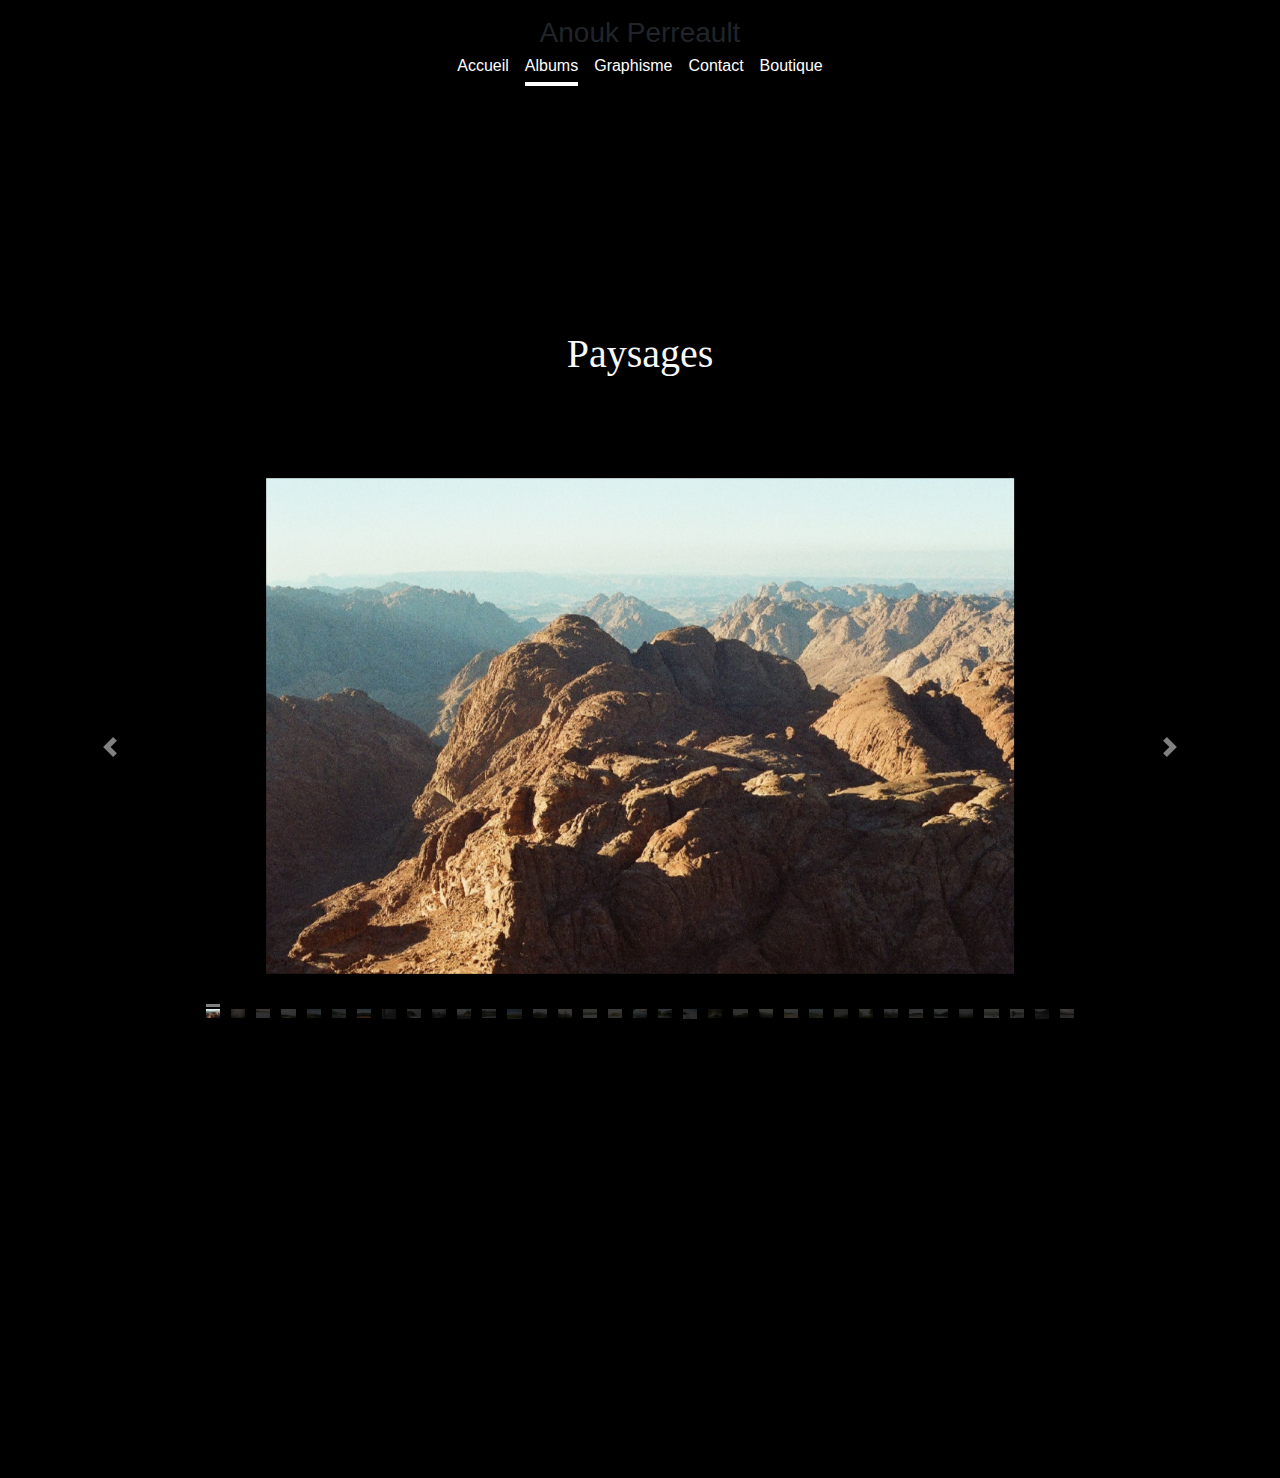
<file: album-paysages.html>
<!doctype html>
<html lang="en" class="h-100">

<head>
  <meta charset="utf-8">
  <meta name="viewport" content="width=device-width, initial-scale=1">
  <meta name="description" content="Anouk Perreault Photographie argentique">
  <meta name="author" content="Hughes Perreault">
  <title>Anouk Perreault</title>

  <link href="assets/imgs/favicon.ico" rel="icon" type="image/x-icon" />

  <link href="assets/css/carousel.css" rel="stylesheet">

  <link href="https://stackpath.bootstrapcdn.com/bootstrap/4.3.1/css/bootstrap.min.css" rel="stylesheet">

  <link href="https://cdn.jsdelivr.net/npm/bootstrap@5.3.0-alpha1/dist/css/bootstrap.min.css" rel="stylesheet"
    integrity="sha384-GLhlTQ8iRABdZLl6O3oVMWSktQOp6b7In1Zl3/Jr59b6EGGoI1aFkw7cmDA6j6gD" crossorigin="anonymous">
  <link href="assets/css/style.css" rel="stylesheet">

</head>

<body class="d-flex h-100 text-center bg-color">
  <div class="cover-container w-100 h-100 p-3 mx-auto flex-column">
    <header class="mb-auto">
      <div>
        <h3 class="float-md-start mb-0">Anouk Perreault</h3>
        <nav class="nav nav-masthead justify-content-center float-md-end">
          <a class="nav-link fw-bold py-1 px-0" aria-current="page" href="index.html">Accueil</a>
          <a class="nav-link fw-bold py-1 px-0 active" href="albums.html">Albums</a>
          <a class="nav-link fw-bold py-1 px-0" href="graphisme.html">Graphisme</a>
          <a class="nav-link fw-bold py-1 px-0" href="contact.html">Contact</a>
          <a class="nav-link fw-bold py-1 px-0" target="_blank" href="https://anouk-perreault.myshopify.com">Boutique</a>
        </nav>
      </div>

    </header>

    <main class="text-light">

      <br><br><br><br>
      <div class="row pt-lg-5">
        <h1 class="container text-center">Paysages</h1>
      </div>


      <div class="body-album">
        <div class="row">
          <div class="col-md-12">
            <div id="custCarousel" class="carousel slide" data-ride="carousel" align="center">
              <!-- slides -->
              <div class="carousel-inner">
                <div class="carousel-item active">
                  <img src="assets/imgs/paysages/01-62320007.JPG" alt="">
                </div>

                <div class="carousel-item">
                  <img src="assets/imgs/paysages/02-024100370011.jpg" alt="">
                </div>

                <div class="carousel-item">
                  <img src="assets/imgs/paysages/03-014010040004-1.jpg" alt="">
                </div>

                <div class="carousel-item">
                  <img src="assets/imgs/paysages/04-000715510005.jpg" alt="">
                </div>

                <div class="carousel-item">
                  <img src="assets/imgs/paysages/05-92620020.JPG" alt="">
                </div>

                <div class="carousel-item">
                  <img src="assets/imgs/paysages/06-84750022.JPG" alt="">
                </div>

                <div class="carousel-item">
                  <img src="assets/imgs/paysages/07-84350004.JPG" alt="">
                </div>

                <div class="carousel-item">
                  <img src="assets/imgs/paysages/08-70360002.JPG" alt="">
                </div>

                <div class="carousel-item">
                  <img src="assets/imgs/paysages/09-38670017.jpg" alt="">
                </div>

                <div class="carousel-item">
                  <img src="assets/imgs/paysages/09-52370008.JPG" alt="">
                </div>

                <div class="carousel-item">
                  <img src="assets/imgs/paysages/10-29860004.JPG" alt="">
                </div>

                <div class="carousel-item">
                  <img src="assets/imgs/paysages/11-23270030.JPG" alt="">
                </div>

                <div class="carousel-item">
                  <img src="assets/imgs/paysages/12-51680006.JPG" alt="">
                </div>

                <div class="carousel-item">
                  <img src="assets/imgs/paysages/13-70390014.JPG" alt="">
                </div>

                <div class="carousel-item">
                  <img src="assets/imgs/paysages/14-013121020024-1.jpg" alt="">
                </div>

                <div class="carousel-item">
                  <img src="assets/imgs/paysages/15-011010200017.jpg" alt="">
                </div>

                <div class="carousel-item">
                  <img src="assets/imgs/paysages/16-010090330028.jpg" alt="">
                </div>

                <div class="carousel-item">
                  <img src="assets/imgs/paysages/17-000001280019.jpg" alt="">
                </div>

                <div class="carousel-item">
                  <img src="assets/imgs/paysages/18-46520015.JPG" alt="">
                </div>

                <div class="carousel-item">
                  <img src="assets/imgs/paysages/19-Bronica 92620002.JPG" alt="">
                </div>

                <div class="carousel-item">
                  <img src="assets/imgs/paysages/20-013121020022-1.jpg" alt="">
                </div>

                <div class="carousel-item">
                  <img src="assets/imgs/paysages/21-48720002.JPG" alt="">
                </div>

                <div class="carousel-item">
                  <img src="assets/imgs/paysages/22-013121020023-1.jpg" alt="">
                </div>

                <div class="carousel-item">
                  <img src="assets/imgs/paysages/23-010090330034.jpg" alt="">
                </div>

                <div class="carousel-item">
                  <img src="assets/imgs/paysages/24-84750017.JPG" alt="">
                </div>

                <div class="carousel-item">
                  <img src="assets/imgs/paysages/25-46520030.JPG" alt="">
                </div>

                <div class="carousel-item">
                  <img src="assets/imgs/paysages/26-008060450007.jpg" alt="">
                </div>

                <div class="carousel-item">
                  <img src="assets/imgs/paysages/27-70390024-1.jpg" alt="">
                </div>

                <div class="carousel-item">
                  <img src="assets/imgs/paysages/28-000001280021.jpg" alt="">
                </div>

                <div class="carousel-item">
                  <img src="assets/imgs/paysages/29-92620016.JPG" alt="">
                </div>

                <div class="carousel-item">
                  <img src="assets/imgs/paysages/30-70390023.JPG" alt="">
                </div>

                <div class="carousel-item">
                  <img src="assets/imgs/paysages/31-011010200018.jpg" alt="">
                </div>

                <div class="carousel-item">
                  <img src="assets/imgs/paysages/32-027080280030.jpg" alt="">
                </div>

                <div class="carousel-item">
                  <img src="assets/imgs/paysages/33-22820011.JPG" alt="">
                </div>

                <div class="carousel-item">
                  <img src="assets/imgs/paysages/34-014010040014-1.jpg" alt="">
                </div>


              </div>

              <!-- Left right -->
              <a class="carousel-control-prev" href="#custCarousel" data-slide="prev">
                <span class="carousel-control-prev-icon"></span>
              </a>
              <a class="carousel-control-next" href="#custCarousel" data-slide="next">
                <span class="carousel-control-next-icon"></span>
              </a>

              <!-- Thumbnails -->
              <ol class="carousel-indicators list-inline">
                <li class="list-inline-item active">
                  <a id="carousel-selector-0" class="selected" data-slide-to="0" data-target="#custCarousel">
                    <img src="assets/imgs/paysages/01-62320007.JPG" class="img-fluid carousel-thumb">
                  </a>
                </li>

                <li class="list-inline-item">
                  <a id="carousel-selector-1" data-slide-to="1" data-target="#custCarousel">
                    <img src="assets/imgs/paysages/02-024100370011.jpg" class="img-fluid carousel-thumb">
                  </a>
                </li>

                <li class="list-inline-item">
                  <a id="carousel-selector-2" data-slide-to="2" data-target="#custCarousel">
                    <img src="assets/imgs/paysages/03-014010040004-1.jpg" class="img-fluid carousel-thumb">
                  </a>
                </li>

                <li class="list-inline-item">
                  <a id="carousel-selector-1" data-slide-to="3" data-target="#custCarousel">
                    <img src="assets/imgs/paysages/04-000715510005.jpg" class="img-fluid carousel-thumb">
                  </a>
                </li>

                <li class="list-inline-item">
                  <a id="carousel-selector-2" data-slide-to="4" data-target="#custCarousel">
                    <img src="assets/imgs/paysages/05-92620020.JPG" class="img-fluid carousel-thumb">
                  </a>
                </li>

                <li class="list-inline-item">
                  <a id="carousel-selector-1" data-slide-to="5" data-target="#custCarousel">
                    <img src="assets/imgs/paysages/06-84750022.JPG" class="img-fluid carousel-thumb">
                  </a>
                </li>

                <li class="list-inline-item">
                  <a id="carousel-selector-2" data-slide-to="6" data-target="#custCarousel">
                    <img src="assets/imgs/paysages/07-84350004.JPG" class="img-fluid carousel-thumb">
                  </a>
                </li>

                <li class="list-inline-item">
                  <a id="carousel-selector-1" data-slide-to="7" data-target="#custCarousel">
                    <img src="assets/imgs/paysages/08-70360002.JPG" class="img-fluid carousel-thumb">
                  </a>
                </li>

                <li class="list-inline-item">
                  <a id="carousel-selector-2" data-slide-to="8" data-target="#custCarousel">
                    <img src="assets/imgs/paysages/09-38670017.jpg" class="img-fluid carousel-thumb">
                  </a>
                </li>

                <li class="list-inline-item">
                  <a id="carousel-selector-1" data-slide-to="9" data-target="#custCarousel">
                    <img src="assets/imgs/paysages/09-52370008.JPG" class="img-fluid carousel-thumb">
                  </a>
                </li>

                <li class="list-inline-item">
                  <a id="carousel-selector-2" data-slide-to="10" data-target="#custCarousel">
                    <img src="assets/imgs/paysages/10-29860004.JPG" class="img-fluid carousel-thumb">
                  </a>
                </li>

                <li class="list-inline-item">
                  <a id="carousel-selector-1" data-slide-to="11" data-target="#custCarousel">
                    <img src="assets/imgs/paysages/11-23270030.JPG" class="img-fluid carousel-thumb">
                  </a>
                </li>

                <li class="list-inline-item">
                  <a id="carousel-selector-2" data-slide-to="12" data-target="#custCarousel">
                    <img src="assets/imgs/paysages/12-51680006.JPG" class="img-fluid carousel-thumb">
                  </a>
                </li>

                <li class="list-inline-item">
                  <a id="carousel-selector-1" data-slide-to="13" data-target="#custCarousel">
                    <img src="assets/imgs/paysages/13-70390014.JPG" class="img-fluid carousel-thumb">
                  </a>
                </li>

                <li class="list-inline-item">
                  <a id="carousel-selector-2" data-slide-to="14" data-target="#custCarousel">
                    <img src="assets/imgs/paysages/14-013121020024-1.jpg" class="img-fluid carousel-thumb">
                  </a>
                </li>

                <li class="list-inline-item">
                  <a id="carousel-selector-1" data-slide-to="15" data-target="#custCarousel">
                    <img src="assets/imgs/paysages/15-011010200017.jpg" class="img-fluid carousel-thumb">
                  </a>
                </li>

                <li class="list-inline-item">
                  <a id="carousel-selector-2" data-slide-to="16" data-target="#custCarousel">
                    <img src="assets/imgs/paysages/16-010090330028.jpg" class="img-fluid carousel-thumb">
                  </a>
                </li>

                <li class="list-inline-item">
                  <a id="carousel-selector-1" data-slide-to="17" data-target="#custCarousel">
                    <img src="assets/imgs/paysages/17-000001280019.jpg" class="img-fluid carousel-thumb">
                  </a>
                </li>

                <li class="list-inline-item">
                  <a id="carousel-selector-2" data-slide-to="18" data-target="#custCarousel">
                    <img src="assets/imgs/paysages/18-46520015.JPG" class="img-fluid carousel-thumb">
                  </a>
                </li>

                <li class="list-inline-item">
                  <a id="carousel-selector-1" data-slide-to="19" data-target="#custCarousel">
                    <img src="assets/imgs/paysages/19-Bronica 92620002.JPG" class="img-fluid carousel-thumb">
                  </a>
                </li>

                <li class="list-inline-item">
                  <a id="carousel-selector-2" data-slide-to="20" data-target="#custCarousel">
                    <img src="assets/imgs/paysages/20-013121020022-1.jpg" class="img-fluid carousel-thumb">
                  </a>
                </li>

                <li class="list-inline-item">
                  <a id="carousel-selector-1" data-slide-to="21" data-target="#custCarousel">
                    <img src="assets/imgs/paysages/21-48720002.JPG" class="img-fluid carousel-thumb">
                  </a>
                </li>

                <li class="list-inline-item">
                  <a id="carousel-selector-2" data-slide-to="22" data-target="#custCarousel">
                    <img src="assets/imgs/paysages/22-013121020023-1.jpg" class="img-fluid carousel-thumb">
                  </a>
                </li>

                <li class="list-inline-item">
                  <a id="carousel-selector-1" data-slide-to="23" data-target="#custCarousel">
                    <img src="assets/imgs/paysages/23-010090330034.jpg" class="img-fluid carousel-thumb">
                  </a>
                </li>

                <li class="list-inline-item">
                  <a id="carousel-selector-2" data-slide-to="24" data-target="#custCarousel">
                    <img src="assets/imgs/paysages/24-84750017.JPG" class="img-fluid carousel-thumb">
                  </a>
                </li>

                <li class="list-inline-item">
                  <a id="carousel-selector-1" data-slide-to="25" data-target="#custCarousel">
                    <img src="assets/imgs/paysages/25-46520030.JPG" class="img-fluid carousel-thumb">
                  </a>
                </li>

                <li class="list-inline-item">
                  <a id="carousel-selector-2" data-slide-to="26" data-target="#custCarousel">
                    <img src="assets/imgs/paysages/26-008060450007.jpg" class="img-fluid carousel-thumb">
                  </a>
                </li>

                <li class="list-inline-item">
                  <a id="carousel-selector-1" data-slide-to="27" data-target="#custCarousel">
                    <img src="assets/imgs/paysages/27-70390024-1.jpg" class="img-fluid carousel-thumb">
                  </a>
                </li>

                <li class="list-inline-item">
                  <a id="carousel-selector-2" data-slide-to="28" data-target="#custCarousel">
                    <img src="assets/imgs/paysages/28-000001280021.jpg" class="img-fluid carousel-thumb">
                  </a>
                </li>

                <li class="list-inline-item">
                  <a id="carousel-selector-1" data-slide-to="29" data-target="#custCarousel">
                    <img src="assets/imgs/paysages/29-92620016.JPG" class="img-fluid carousel-thumb">
                  </a>
                </li>

                <li class="list-inline-item">
                  <a id="carousel-selector-2" data-slide-to="30" data-target="#custCarousel">
                    <img src="assets/imgs/paysages/30-70390023.JPG" class="img-fluid carousel-thumb">
                  </a>
                </li>

                <li class="list-inline-item">
                  <a id="carousel-selector-1" data-slide-to="31" data-target="#custCarousel">
                    <img src="assets/imgs/paysages/31-011010200018.jpg" class="img-fluid carousel-thumb">
                  </a>
                </li>

                <li class="list-inline-item">
                  <a id="carousel-selector-2" data-slide-to="32" data-target="#custCarousel">
                    <img src="assets/imgs/paysages/32-027080280030.jpg" class="img-fluid carousel-thumb">
                  </a>
                </li>

                <li class="list-inline-item">
                  <a id="carousel-selector-1" data-slide-to="33" data-target="#custCarousel">
                    <img src="assets/imgs/paysages/33-22820011.JPG" class="img-fluid carousel-thumb">
                  </a>
                </li>

                <li class="list-inline-item">
                  <a id="carousel-selector-2" data-slide-to="34" data-target="#custCarousel">
                    <img src="assets/imgs/paysages/34-014010040014-1.jpg" class="img-fluid carousel-thumb">
                  </a>
                </li>



              </ol>
            </div>
          </div>
        </div>
      </div>

    </main>
  </div>

  <script src="https://cdnjs.cloudflare.com/ajax/libs/jquery/3.2.1/jquery.min.js"></script>
  <script src="https://stackpath.bootstrapcdn.com/bootstrap/4.3.1/js/bootstrap.bundle.min.js"></script>

</body>

</html>
</file>
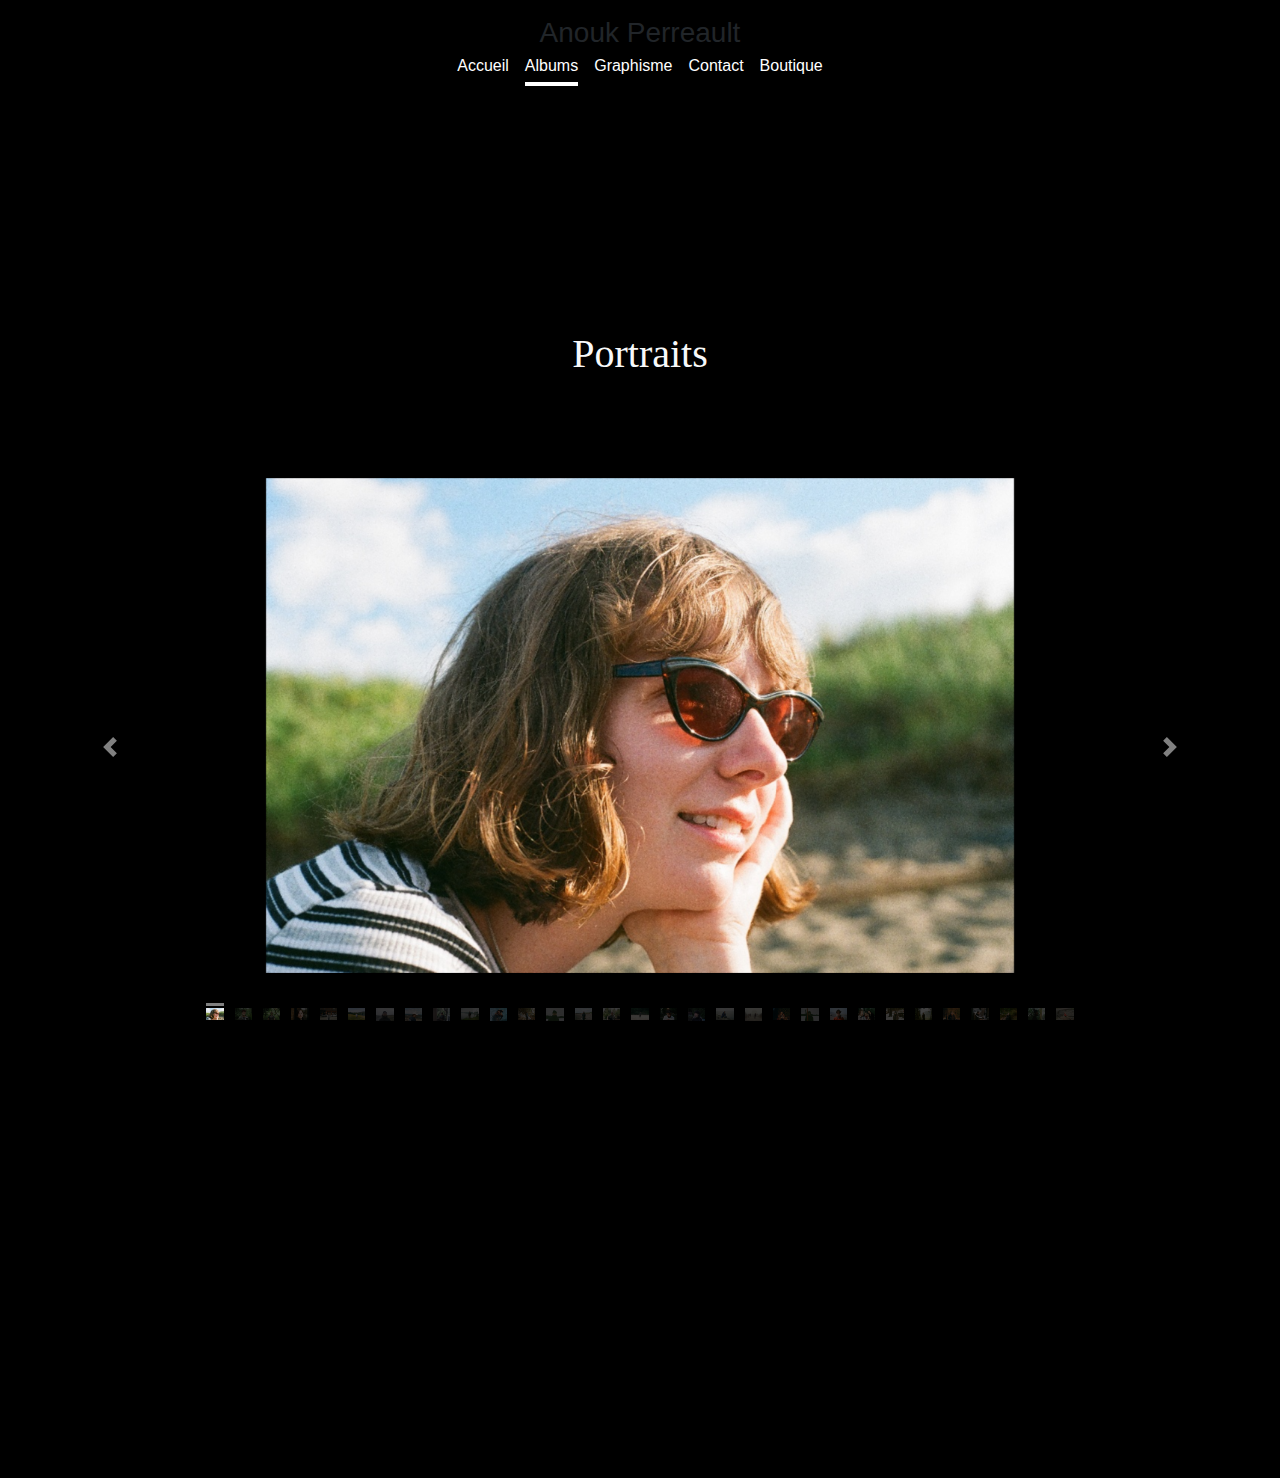
<file: album-portraits.html>
<!doctype html>
<html lang="en" class="h-100">

<head>
  <meta charset="utf-8">
  <meta name="viewport" content="width=device-width, initial-scale=1">
  <meta name="description" content="Anouk Perreault Photographie argentique">
  <meta name="author" content="Hughes Perreault">
  <title>Anouk Perreault</title>

  <link href="assets/imgs/favicon.ico" rel="icon" type="image/x-icon" />
  <link href="assets/css/carousel.css" rel="stylesheet">

  <link href="https://stackpath.bootstrapcdn.com/bootstrap/4.3.1/css/bootstrap.min.css" rel="stylesheet">

  <link href="https://cdn.jsdelivr.net/npm/bootstrap@5.3.0-alpha1/dist/css/bootstrap.min.css" rel="stylesheet"
    integrity="sha384-GLhlTQ8iRABdZLl6O3oVMWSktQOp6b7In1Zl3/Jr59b6EGGoI1aFkw7cmDA6j6gD" crossorigin="anonymous">
  <link href="assets/css/style.css" rel="stylesheet">

</head>

<body class="d-flex h-100 text-center bg-color">
  <div class="cover-container w-100 h-100 p-3 mx-auto flex-column">
    <header class="mb-auto">
      <div>
        <h3 class="float-md-start mb-0">Anouk Perreault</h3>
        <nav class="nav nav-masthead justify-content-center float-md-end">
          <a class="nav-link fw-bold py-1 px-0" aria-current="page" href="index.html">Accueil</a>
          <a class="nav-link fw-bold py-1 px-0 active" href="albums.html">Albums</a>
          <a class="nav-link fw-bold py-1 px-0" href="graphisme.html">Graphisme</a>
          <a class="nav-link fw-bold py-1 px-0" href="contact.html">Contact</a>
          <a class="nav-link fw-bold py-1 px-0" target="_blank" href="https://anouk-perreault.myshopify.com">Boutique</a>
        </nav>
      </div>

    </header>

    <main class="text-light">

      <br><br><br><br>
      <div class="row pt-lg-5">
        <h1 class="container text-center">Portraits</h1>
      </div>


      <div class="body-album">
        <div class="row">
          <div class="col-md-12">
            <div id="custCarousel" class="carousel slide" data-ride="carousel" align="center">
              <!-- slides -->
              <div class="carousel-inner">
                <div class="carousel-item active">
                  <img src="assets/imgs/portraits/01-010090330019.jpg" alt="">
                </div>

                <div class="carousel-item">
                  <img src="assets/imgs/portraits/02-70390020.JPG" alt="">
                </div>

                <div class="carousel-item">
                  <img src="assets/imgs/portraits/03-70390021.JPG" alt="">
                </div>

                <div class="carousel-item">
                  <img src="assets/imgs/portraits/04-000518350003.jpg" alt="">
                </div>

                <div class="carousel-item">
                  <img src="assets/imgs/portraits/05-00518350010.jpg" alt="">
                </div>

                <div class="carousel-item">
                  <img src="assets/imgs/portraits/06-000628620011-1.jpg" alt="">
                </div>

                <div class="carousel-item">
                  <img src="assets/imgs/portraits/07-58920006-1.jpg" alt="">
                </div>

                <div class="carousel-item">
                  <img src="assets/imgs/portraits/08-53250005.JPG" alt="">
                </div>

                <div class="carousel-item">
                  <img src="assets/imgs/portraits/09-27320015.JPG" alt="">
                </div>

                <div class="carousel-item">
                  <img src="assets/imgs/portraits/10-46520026.JPG" alt="">
                </div>

                <div class="carousel-item">
                  <img src="assets/imgs/portraits/11-70360011.JPG" alt="">
                </div>

                <div class="carousel-item">
                  <img src="assets/imgs/portraits/12-024100370004-1.jpg" alt="">
                </div>

                <div class="carousel-item">
                  <img src="assets/imgs/portraits/13-93990008.JPG" alt="">
                </div>

                <div class="carousel-item">
                  <img src="assets/imgs/portraits/14-000715510026-1.jpg" alt="">
                </div>

                <div class="carousel-item">
                  <img src="assets/imgs/portraits/15-009260250006.jpg" alt="">
                </div>

                <div class="carousel-item">
                  <img src="assets/imgs/portraits/16-009260250011.jpg" alt="">
                </div>

                <div class="carousel-item">
                  <img src="assets/imgs/portraits/17-18040016.JPG" alt="">
                </div>

                <div class="carousel-item">
                  <img src="assets/imgs/portraits/18-59540009-1.jpg" alt="">
                </div>

                <div class="carousel-item">
                  <img src="assets/imgs/portraits/19-99630017.JPG" alt="">
                </div>

                <div class="carousel-item">
                  <img src="assets/imgs/portraits/20-013121020021-1.jpg" alt="">
                </div>

                <div class="carousel-item">
                  <img src="assets/imgs/portraits/21-011010200027.jpg" alt="">
                </div>
                <div class="carousel-item">
                  <img src="assets/imgs/portraits/22-93990007.JPG" alt="">
                </div>

                <div class="carousel-item">
                  <img src="assets/imgs/portraits/23-000730420018-1.jpg" alt="">
                </div>

                <div class="carousel-item">
                  <img src="assets/imgs/portraits/24-18040012.JPG" alt="">
                </div>

                <div class="carousel-item">
                  <img src="assets/imgs/portraits/24-011010200020.jpg" alt="">
                </div>

                <div class="carousel-item">
                  <img src="assets/imgs/portraits/25-024100370028.jpg" alt="">
                </div>

                <div class="carousel-item">
                  <img src="assets/imgs/portraits/26-011010200026.jpg" alt="">
                </div>

                <div class="carousel-item">
                  <img src="assets/imgs/portraits/27-006270020033.jpg" alt="">
                </div>

                <div class="carousel-item">
                  <img src="assets/imgs/portraits/28-010090330014.jpg" alt="">
                </div>

                <div class="carousel-item">
                  <img src="assets/imgs/portraits/29-34810032.JPG" alt="">
                </div>

                <div class="carousel-item">
                  <img src="assets/imgs/portraits/30-028061090022-1.jpg" alt="">
                </div>


              </div>

              <!-- Left right -->
              <a class="carousel-control-prev" href="#custCarousel" data-slide="prev">
                <span class="carousel-control-prev-icon"></span>
              </a>
              <a class="carousel-control-next" href="#custCarousel" data-slide="next">
                <span class="carousel-control-next-icon"></span>
              </a>

              <!-- Thumbnails -->
              <ol class="carousel-indicators list-inline">
                <li class="list-inline-item active">
                  <a id="carousel-selector-0" class="selected" data-slide-to="0" data-target="#custCarousel">
                    <img src="assets/imgs/portraits/01-010090330019.jpg" class="img-fluid carousel-thumb">
                  </a>
                </li>

                <li class="list-inline-item">
                  <a id="carousel-selector-1" data-slide-to="1" data-target="#custCarousel">
                    <img src="assets/imgs/portraits/02-70390020.JPG" class="img-fluid carousel-thumb">
                  </a>
                </li>

                <li class="list-inline-item">
                  <a id="carousel-selector-2" data-slide-to="2" data-target="#custCarousel">
                    <img src="assets/imgs/portraits/03-70390021.JPG" class="img-fluid carousel-thumb">
                  </a>
                </li>

                <li class="list-inline-item">
                  <a id="carousel-selector-2" data-slide-to="3" data-target="#custCarousel">
                    <img src="assets/imgs/portraits/04-000518350003.jpg" class="img-fluid carousel-thumb">
                  </a>
                </li>

                <li class="list-inline-item">
                  <a id="carousel-selector-2" data-slide-to="4" data-target="#custCarousel">
                    <img src="assets/imgs/portraits/05-00518350010.jpg" class="img-fluid carousel-thumb">
                  </a>
                </li>

                <li class="list-inline-item">
                  <a id="carousel-selector-1" data-slide-to="5" data-target="#custCarousel">
                    <img src="assets/imgs/portraits/06-000628620011-1.jpg" class="img-fluid carousel-thumb">
                  </a>
                </li>

                <li class="list-inline-item">
                  <a id="carousel-selector-2" data-slide-to="6" data-target="#custCarousel">
                    <img src="assets/imgs/portraits/07-58920006-1.jpg" class="img-fluid carousel-thumb">
                  </a>
                </li>

                <li class="list-inline-item">
                  <a id="carousel-selector-2" data-slide-to="7" data-target="#custCarousel">
                    <img src="assets/imgs/portraits/08-53250005.JPG" class="img-fluid carousel-thumb">
                  </a>
                </li>

                <li class="list-inline-item">
                  <a id="carousel-selector-2" data-slide-to="8" data-target="#custCarousel">
                    <img src="assets/imgs/portraits/09-27320015.JPG" class="img-fluid carousel-thumb">
                  </a>
                </li>

                <li class="list-inline-item">
                  <a id="carousel-selector-2" data-slide-to="9" data-target="#custCarousel">
                    <img src="assets/imgs/portraits/10-46520026.JPG" class="img-fluid carousel-thumb">
                  </a>
                </li>

                <li class="list-inline-item">
                  <a id="carousel-selector-1" data-slide-to="1" data-target="#custCarousel">
                    <img src="assets/imgs/portraits/11-70360011.JPG" class="img-fluid carousel-thumb">
                  </a>
                </li>

                <li class="list-inline-item">
                  <a id="carousel-selector-2" data-slide-to="2" data-target="#custCarousel">
                    <img src="assets/imgs/portraits/12-024100370004-1.jpg" class="img-fluid carousel-thumb">
                  </a>
                </li>

                <li class="list-inline-item">
                  <a id="carousel-selector-2" data-slide-to="3" data-target="#custCarousel">
                    <img src="assets/imgs/portraits/13-93990008.JPG" class="img-fluid carousel-thumb">
                  </a>
                </li>

                <li class="list-inline-item">
                  <a id="carousel-selector-2" data-slide-to="4" data-target="#custCarousel">
                    <img src="assets/imgs/portraits/14-000715510026-1.jpg" class="img-fluid carousel-thumb">
                  </a>
                </li>

                <li class="list-inline-item">
                  <a id="carousel-selector-1" data-slide-to="5" data-target="#custCarousel">
                    <img src="assets/imgs/portraits/15-009260250006.jpg" class="img-fluid carousel-thumb">
                  </a>
                </li>

                <li class="list-inline-item">
                  <a id="carousel-selector-2" data-slide-to="6" data-target="#custCarousel">
                    <img src="assets/imgs/portraits/16-009260250011.jpg" class="img-fluid carousel-thumb">
                  </a>
                </li>

                <li class="list-inline-item">
                  <a id="carousel-selector-2" data-slide-to="7" data-target="#custCarousel">
                    <img src="assets/imgs/portraits/17-18040016.JPG" class="img-fluid carousel-thumb">
                  </a>
                </li>

                <li class="list-inline-item">
                  <a id="carousel-selector-2" data-slide-to="8" data-target="#custCarousel">
                    <img src="assets/imgs/portraits/18-59540009-1.jpg" class="img-fluid carousel-thumb">
                  </a>
                </li>

                <li class="list-inline-item">
                  <a id="carousel-selector-2" data-slide-to="9" data-target="#custCarousel">
                    <img src="assets/imgs/portraits/19-99630017.JPG" class="img-fluid carousel-thumb">
                  </a>
                </li>

                <li class="list-inline-item">
                  <a id="carousel-selector-1" data-slide-to="1" data-target="#custCarousel">
                    <img src="assets/imgs/portraits/20-013121020021-1.jpg" class="img-fluid carousel-thumb">
                  </a>
                </li>

                <li class="list-inline-item">
                  <a id="carousel-selector-2" data-slide-to="2" data-target="#custCarousel">
                    <img src="assets/imgs/portraits/21-011010200027.jpg" class="img-fluid carousel-thumb">
                  </a>
                </li>

                <li class="list-inline-item">
                  <a id="carousel-selector-2" data-slide-to="3" data-target="#custCarousel">
                    <img src="assets/imgs/portraits/22-93990007.JPG" class="img-fluid carousel-thumb">
                  </a>
                </li>

                <li class="list-inline-item">
                  <a id="carousel-selector-2" data-slide-to="4" data-target="#custCarousel">
                    <img src="assets/imgs/portraits/23-000730420018-1.jpg" class="img-fluid carousel-thumb">
                  </a>
                </li>

                <li class="list-inline-item">
                  <a id="carousel-selector-1" data-slide-to="5" data-target="#custCarousel">
                    <img src="assets/imgs/portraits/24-18040012.JPG" class="img-fluid carousel-thumb">
                  </a>
                </li>

                <li class="list-inline-item">
                  <a id="carousel-selector-2" data-slide-to="6" data-target="#custCarousel">
                    <img src="assets/imgs/portraits/24-011010200020.jpg" class="img-fluid carousel-thumb">
                  </a>
                </li>

                <li class="list-inline-item">
                  <a id="carousel-selector-2" data-slide-to="7" data-target="#custCarousel">
                    <img src="assets/imgs/portraits/25-024100370028.jpg" class="img-fluid carousel-thumb">
                  </a>
                </li>

                <li class="list-inline-item">
                  <a id="carousel-selector-2" data-slide-to="8" data-target="#custCarousel">
                    <img src="assets/imgs/portraits/26-011010200026.jpg" class="img-fluid carousel-thumb">
                  </a>
                </li>

                <li class="list-inline-item">
                  <a id="carousel-selector-2" data-slide-to="9" data-target="#custCarousel">
                    <img src="assets/imgs/portraits/27-006270020033.jpg" class="img-fluid carousel-thumb">
                  </a>
                </li>

                <li class="list-inline-item">
                  <a id="carousel-selector-2" data-slide-to="7" data-target="#custCarousel">
                    <img src="assets/imgs/portraits/28-010090330014.jpg" class="img-fluid carousel-thumb">
                  </a>
                </li>

                <li class="list-inline-item">
                  <a id="carousel-selector-2" data-slide-to="8" data-target="#custCarousel">
                    <img src="assets/imgs/portraits/29-34810032.JPG" class="img-fluid carousel-thumb">
                  </a>
                </li>

                <li class="list-inline-item">
                  <a id="carousel-selector-2" data-slide-to="9" data-target="#custCarousel">
                    <img src="assets/imgs/portraits/30-028061090022-1.jpg" class="img-fluid carousel-thumb">
                  </a>
                </li>

              </ol>
            </div>
          </div>
        </div>
      </div>

    </main>
  </div>

  <script src="https://cdnjs.cloudflare.com/ajax/libs/jquery/3.2.1/jquery.min.js"></script>
  <script src="https://stackpath.bootstrapcdn.com/bootstrap/4.3.1/js/bootstrap.bundle.min.js"></script>

</body>

</html>
</file>
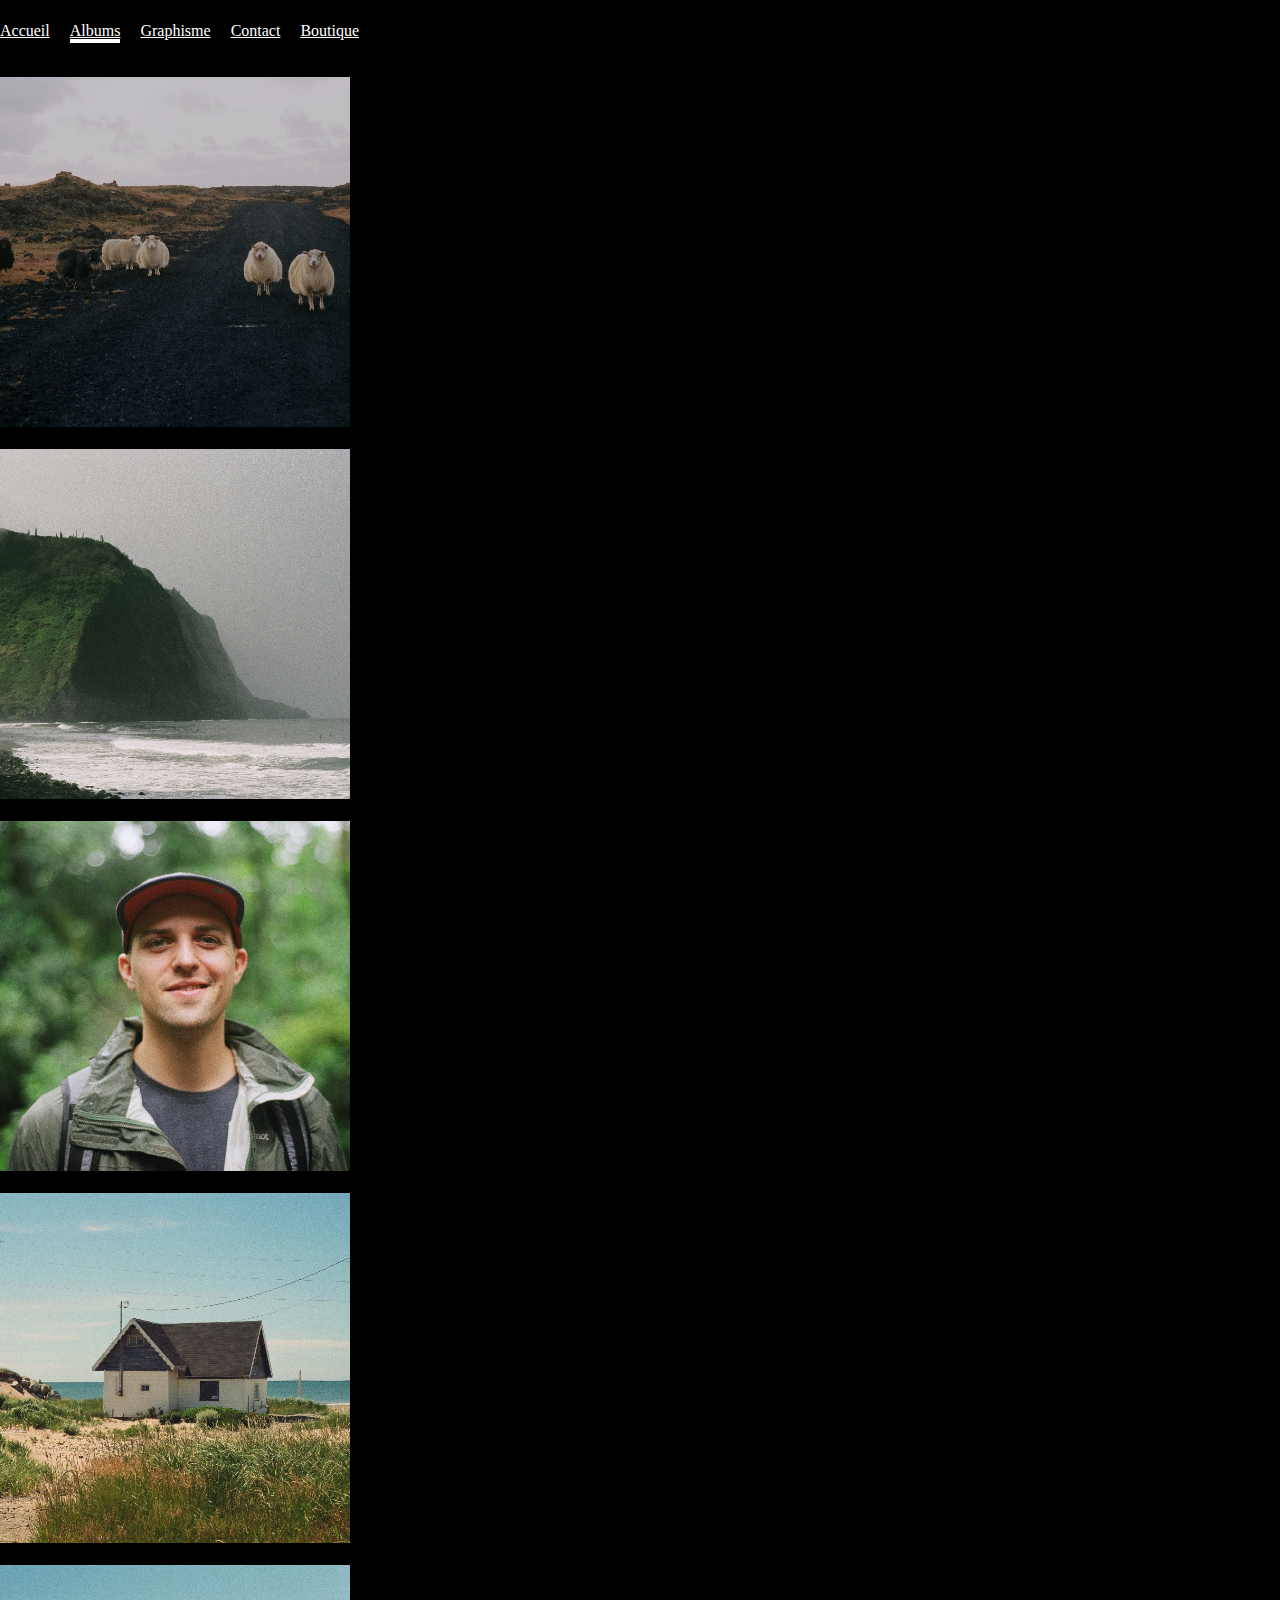
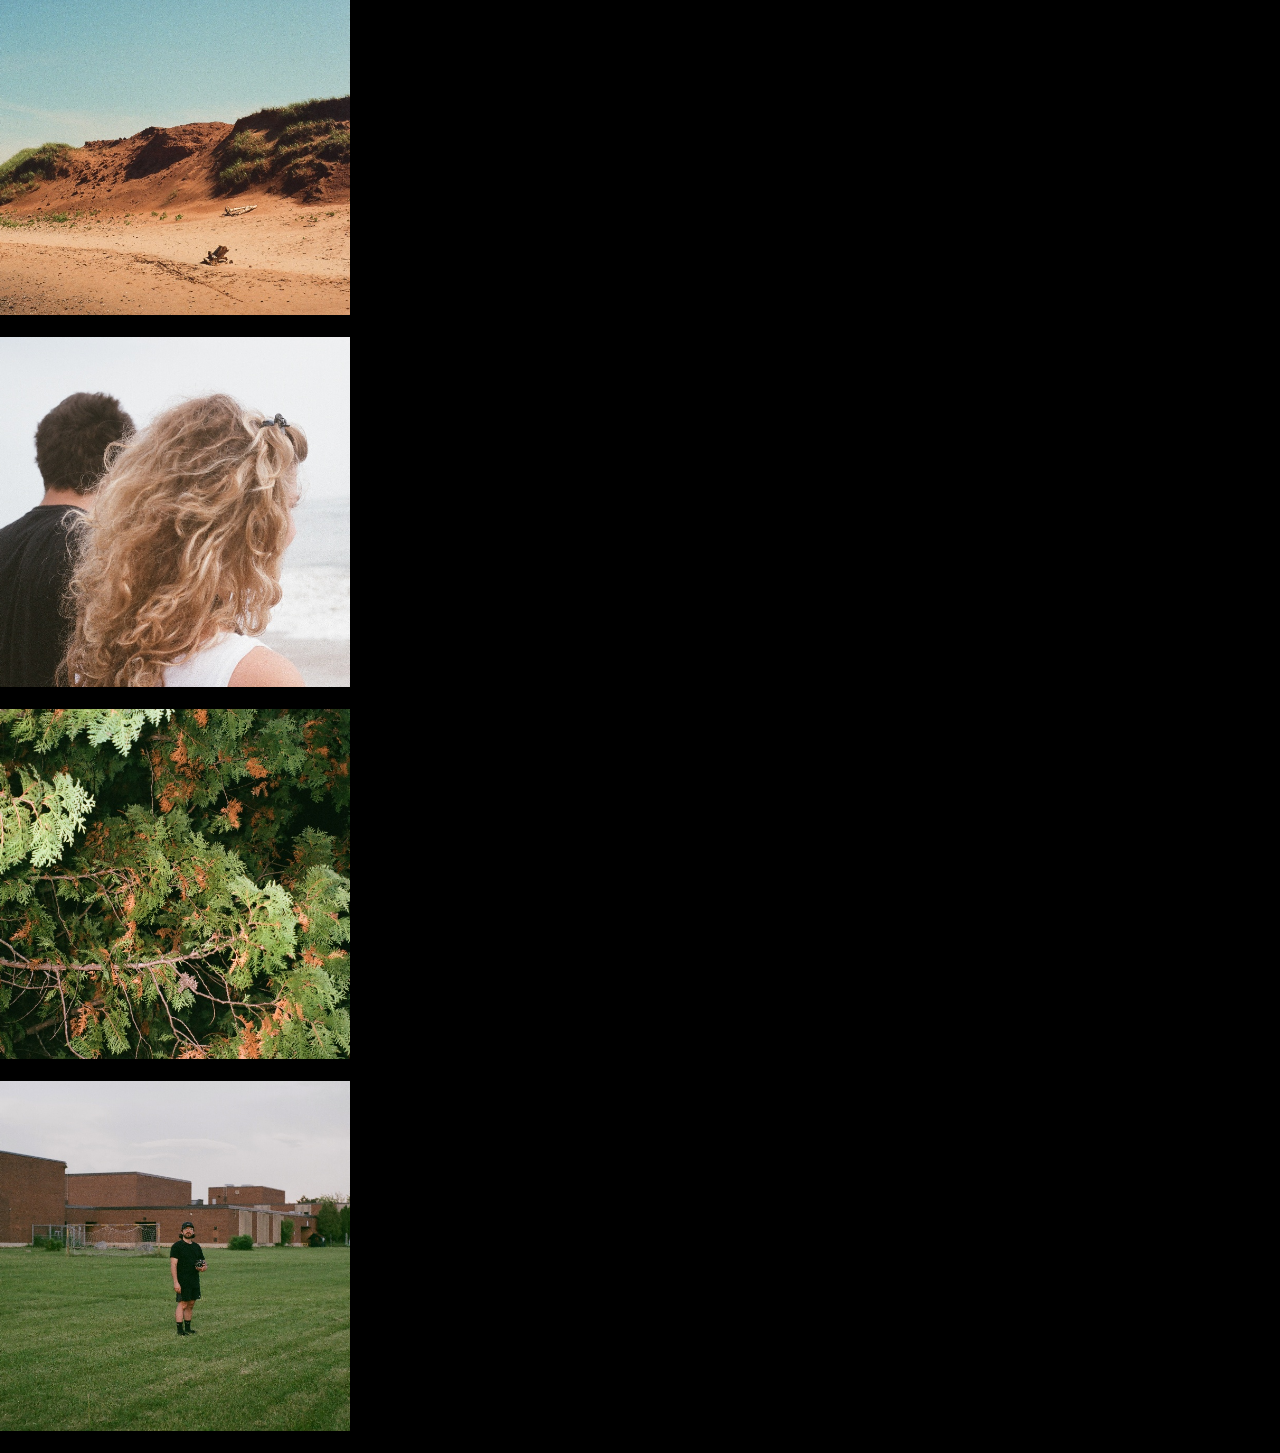
<file: albums.html>
<!doctype html>
<html lang="en" class="h-100">

<head>
  <meta charset="utf-8">
  <meta name="viewport" content="width=device-width, initial-scale=1">
  <meta name="description" content="Anouk Perreault Photographie argentique">
  <meta name="author" content="Hughes Perreault">
  <title>Anouk Perreault</title>
  <link href="assets/imgs/favicon.ico" rel="icon" type="image/x-icon" />
  <link href="https://cdn.jsdelivr.net/npm/bootstrap@5.3.0-alpha1/dist/css/bootstrap.min.css" rel="stylesheet"
    integrity="sha384-GLhlTQ8iRABdZLl6O3oVMWSktQOp6b7In1Zl3/Jr59b6EGGoI1aFkw7cmDA6j6gD" crossorigin="anonymous">
  <link href="assets/css/style.css" rel="stylesheet">

</head>

<body class="d-flex text-center bg-color">
  <div class="cover-container d-flex w-100 p-3 mx-auto flex-column">

    <header class="mb-auto">
      <div>
        <h3 class="float-md-start mb-0">Anouk Perreault</h3>
        <nav class="nav nav-masthead justify-content-center float-md-end">
          <a class="nav-link fw-bold py-1 px-0" aria-current="page" href="index.html">Accueil</a>
          <a class="nav-link fw-bold py-1 px-0 active" href="albums.html">Albums</a>
          <a class="nav-link fw-bold py-1 px-0" href="graphisme.html">Graphisme</a>
          <a class="nav-link fw-bold py-1 px-0" href="contact.html">Contact</a>
          <a class="nav-link fw-bold py-1 px-0" target="_blank" href="https://anouk-perreault.myshopify.com">Boutique</a>
        </nav>
      </div>

    </header>

    <main class="text-light">

      <section class="pt-5 text-center container">
        <div class="row py-lg-5">
          <div class="col-lg-6 col-md-8 mx-auto">
            <h1 class="container text-center">Albums</h1>
          </div>
        </div>
      </section>

      <div class="album py-3">
        <div class="container">

          <div class="row row-cols-1 row-cols-sm-2 row-cols-md-3 g-3">

            <div class="col">
              <div class=" album-cover">
                <div class="">
                  <a href="album-islande.html"> <img class="img-square" src="assets/imgs/islande/06-051200960034-1.jpg">
                  </a>
                </div>
                <div class="float-md-start">
                  <h3>Islande</h3>
                </div>
              </div>

            </div>

            <div class="col">
              <div class=" album-cover">
                <div class="">
                  <a href="album-paysages.html"> <img class="img-square" src="assets/imgs//paysages/09-38670017.jpg">
                  </a>
                </div>
                <div class="float-md-start">
                  <h3>Paysages</h3>
                </div>
              </div>

            </div>

            <div class="col">
              <div class=" album-cover">
                <div class="">
                  <a href="album-portraits.html"> <img class="img-square" src="assets/imgs/portraits/02-70390020.JPG">
                  </a>
                </div>
                <div class="float-md-start">
                  <h3>Portraits</h3>
                </div>
              </div>

            </div>

            <div class="col">
              <div class=" album-cover">
                <div class="">
                  <a href="album-desmaisons.html"> <img class="img-square"
                      src="assets/imgs/des maisons/04-020070700014.jpg"> </a>
                </div>
                <div class="float-md-start">
                  <h3>Des maisons</h3>
                </div>
              </div>

            </div>

            <div class="col">
              <div class=" album-cover">
                <div class="">
                  <a href="album-ilesdelamadeleine.html"> <img class="img-square"
                      src="assets/imgs/iles-de-la-madeleine/04-020070700005.jpg"> </a>
                </div>
                <div class="float-md-start">
                  <h3>Iles-de-la-Madeleine</h3>
                </div>
              </div>

            </div>

            <div class="col">
              <div class=" album-cover">
                <div class="">
                  <a href="album-ete.html"> <img class="img-square" src="assets/imgs/ete/15-000001420009.jpg"> </a>
                </div>
                <div class="float-md-start">
                  <h3>Été </h3>
                </div>
              </div>

            </div>

            <div class="col ">
              <div class=" album-cover">
                <div class="">
                  <a href="album-nuit.html"> <img class="img-square" src="assets/imgs/nuit/12-012020170017.jpg"> </a>
                </div>
                <div class="float-md-start">
                  <h3>Nuit</h3>
                </div>
              </div>
            </div>

            <div class="col">
              <div class=" album-cover">
                <div class="">
                  <a href="album-banlieue.html"> <img class="img-square"
                      src="assets/imgs/banlieue/02-000628620007-1.jpg">
                  </a>
                </div>
                <div class="float-md-start  album-cover">
                  <h3>Banlieue</h3>
                </div>
              </div>
            </div>
            
 

          </div>

    </main>
    <script src="https://cdn.jsdelivr.net/npm/bootstrap@5.3.0-alpha1/dist/js/bootstrap.bundle.min.js"></script>

</body>

</html>
</file>
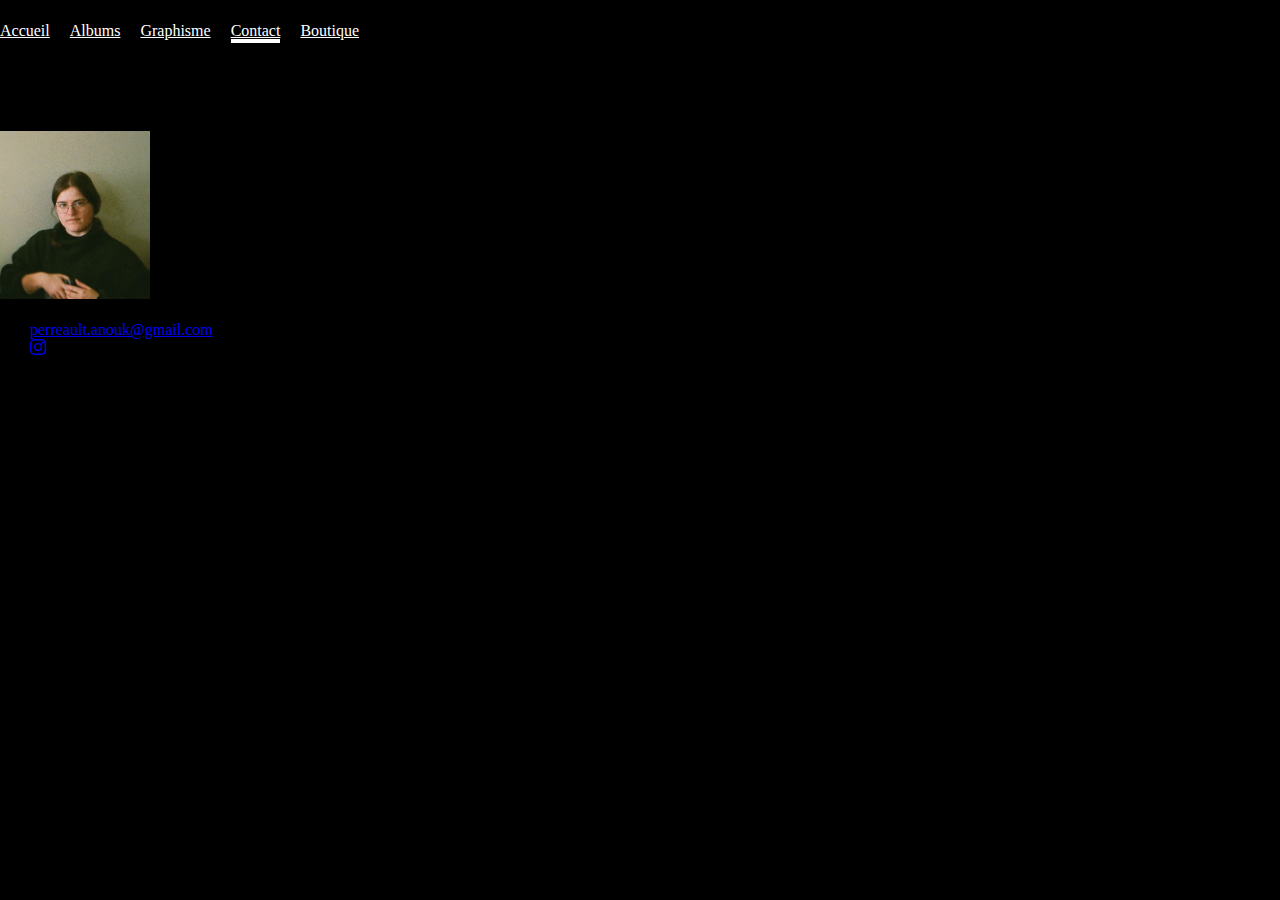
<file: contact.html>
<!doctype html>
<html lang="en" class="h-100">

<head>
  <meta charset="utf-8">
  <meta name="viewport" content="width=device-width, initial-scale=1">
  <meta name="description" content="Anouk Perreault Photographie argentique">
  <meta name="author" content="Hughes Perreault">
  <title>Anouk Perreault</title>
  <link href="assets/imgs/favicon.ico" rel="icon" type="image/x-icon" />
  <link href="https://cdn.jsdelivr.net/npm/bootstrap@5.3.0-alpha1/dist/css/bootstrap.min.css" rel="stylesheet"
    integrity="sha384-GLhlTQ8iRABdZLl6O3oVMWSktQOp6b7In1Zl3/Jr59b6EGGoI1aFkw7cmDA6j6gD" crossorigin="anonymous">
  <link href="assets/css/style.css" rel="stylesheet">

</head>

<body class="d-flex h-100 text-center bg-color">
  <div class="cover-container w-100 h-100 p-3 mx-auto flex-column">
    <header class="mb-auto">
      <div>
        <h3 class="float-md-start mb-0">Anouk Perreault</h3>
        <nav class="nav nav-masthead justify-content-center float-md-end">
          <a class="nav-link fw-bold py-1 px-0" aria-current="page" href="index.html">Accueil</a>
          <a class="nav-link fw-bold py-1 px-0" href="albums.html">Albums</a>
          <a class="nav-link fw-bold py-1 px-0" href="graphisme.html">Graphisme</a>
          <a class="nav-link fw-bold py-1 px-0 active" href="contact.html">Contact</a>
          <a class="nav-link fw-bold py-1 px-0" target="_blank" href="https://anouk-perreault.myshopify.com">Boutique</a>
        </nav>
      </div>

    </header>
    <main class="text-light">

      <br><br><br>
      <section class="pt-5  container">
        <div class="row">
          <div class="mx-auto">

            <h1 class="container text-center">Contact</h1>

            <div class="container pt-5 contact-size">
              <div class="row ">


                <div class="profile-img ">
                  <img class="profile-img" src="assets/imgs/cantine.jpg">
                </div>

                <div class="col link-light text-left contact-text">

                  <p>Pour toutes questions ou commandes personnalisées, écrivez-moi ici: <br> <a class="link-light"
                      href="mailto: perreault.anouk@gmail.com">perreault.anouk@gmail.com</a> </p>
                  <p><a class="link-light" href="https://www.instagram.com/anoukbaba"  target="_blank"><svg
                        xmlns="http://www.w3.org/2000/svg" width="16" height="16" fill="currentColor"
                        class="bi bi-instagram" viewBox="0 0 16 16">
                        <path
                          d="M8 0C5.829 0 5.556.01 4.703.048 3.85.088 3.269.222 2.76.42a3.917 3.917 0 0 0-1.417.923A3.927 3.927 0 0 0 .42 2.76C.222 3.268.087 3.85.048 4.7.01 5.555 0 5.827 0 8.001c0 2.172.01 2.444.048 3.297.04.852.174 1.433.372 1.942.205.526.478.972.923 1.417.444.445.89.719 1.416.923.51.198 1.09.333 1.942.372C5.555 15.99 5.827 16 8 16s2.444-.01 3.298-.048c.851-.04 1.434-.174 1.943-.372a3.916 3.916 0 0 0 1.416-.923c.445-.445.718-.891.923-1.417.197-.509.332-1.09.372-1.942C15.99 10.445 16 10.173 16 8s-.01-2.445-.048-3.299c-.04-.851-.175-1.433-.372-1.941a3.926 3.926 0 0 0-.923-1.417A3.911 3.911 0 0 0 13.24.42c-.51-.198-1.092-.333-1.943-.372C10.443.01 10.172 0 7.998 0h.003zm-.717 1.442h.718c2.136 0 2.389.007 3.232.046.78.035 1.204.166 1.486.275.373.145.64.319.92.599.28.28.453.546.598.92.11.281.24.705.275 1.485.039.843.047 1.096.047 3.231s-.008 2.389-.047 3.232c-.035.78-.166 1.203-.275 1.485a2.47 2.47 0 0 1-.599.919c-.28.28-.546.453-.92.598-.28.11-.704.24-1.485.276-.843.038-1.096.047-3.232.047s-2.39-.009-3.233-.047c-.78-.036-1.203-.166-1.485-.276a2.478 2.478 0 0 1-.92-.598 2.48 2.48 0 0 1-.6-.92c-.109-.281-.24-.705-.275-1.485-.038-.843-.046-1.096-.046-3.233 0-2.136.008-2.388.046-3.231.036-.78.166-1.204.276-1.486.145-.373.319-.64.599-.92.28-.28.546-.453.92-.598.282-.11.705-.24 1.485-.276.738-.034 1.024-.044 2.515-.045v.002zm4.988 1.328a.96.96 0 1 0 0 1.92.96.96 0 0 0 0-1.92zm-4.27 1.122a4.109 4.109 0 1 0 0 8.217 4.109 4.109 0 0 0 0-8.217zm0 1.441a2.667 2.667 0 1 1 0 5.334 2.667 2.667 0 0 1 0-5.334z" />
                      </svg></a>
                  </p>
                </div>

              </div>

            </div>

          </div>
        </div>
      </section>

    </main>
  </div>
  <script src="https://cdn.jsdelivr.net/npm/bootstrap@5.3.0-alpha1/dist/js/bootstrap.bundle.min.js"></script>

</body>

</html>
</file>
<file: assets/css/style.css>
/*
 * Globals
 */

.bg-color {
  background-color: black;
}

/* Custom default button */
.btn-light,
.btn-light:hover,
.btn-light:focus {
  color: #222;
  text-shadow: none;
  /* Prevent inheritance from `body` */
}

.bd-placeholder-img {
  font-size: 1.125rem;
  text-anchor: middle;
  -webkit-user-select: none;
  -moz-user-select: none;
  user-select: none;
}

@media (min-width: 768px) {
  .bd-placeholder-img-lg {
    font-size: 3.5rem;
  }
}

.b-example-divider {
  height: 3rem;
  background-color: rgba(0, 0, 0, .1);
  border: solid rgba(0, 0, 0, .15);
  border-width: 1px 0;
  box-shadow: inset 0 .5em 1.5em rgba(0, 0, 0, .1), inset 0 .125em .5em rgba(0, 0, 0, .15);
}

.b-example-vr {
  flex-shrink: 0;
  width: 1.5rem;
  height: 100vh;
}

.bi {
  vertical-align: -.125em;
  fill: currentColor;
}

.nav-scroller {
  position: relative;
  z-index: 2;
  height: 2.75rem;
  overflow-y: hidden;
}

.nav-scroller .nav {
  display: flex;
  flex-wrap: nowrap;
  padding-bottom: 1rem;
  margin-top: -1px;
  overflow-x: auto;
  text-align: center;
  white-space: nowrap;
  -webkit-overflow-scrolling: touch;
}

/*
 * Base structure
 */

.body-album {
  min-height: 1000px;
}

.background-image {
  background-image: url("../imgs/44210013.JPG");
  /* Full height */
  height: 100%;

  /* Center and scale the image nicely */
  background-position: center;
  background-repeat: no-repeat;
  background-size: cover;
}


.img-square {
  object-fit: cover;
  width: 350px;
  height: 350px;
  float: left;
}

.album-cover {
  max-width: 350px;
}
h1 {
  font-family:Georgia, Tahoma, Times, serif
}
@media screen and (max-width: 1200px){
  .img-square {
    object-fit: cover;
    width: 300px;
    height: 300px;
    float: left;
  }
  
  .album-cover {
    max-width: 300px;
  }
}

@media screen and (max-width: 1000px){
  .img-square {
    object-fit: cover;
    width: 200px;
    height: 200px;
    float: left;
  }
  
  .album-cover {
    max-width: 200px;
  }
}

.cover-container {
  max-width: 90em;
}

/*
 * Header
 */

.nav-masthead .nav-link {
  color: rgba(255, 255, 255, 1);
  border-bottom: .25rem solid transparent;
}

.nav-masthead .nav-link:hover,
.nav-masthead .nav-link:focus {
  color: #ff9102;
  border-bottom-color: rgba(255, 255, 255, .25);
}

.nav-masthead .nav-link+.nav-link {
  margin-left: 1rem;
}

.nav-masthead .active {
  color: #fff;
  border-bottom-color: #fff;
}

.profile-img {

  width: 150px;
  
}

.contact-size {

  width: 500px;
  
}

.contact-text {
  margin-left: 30px;
  text-align: left;
}
* {
  margin: 0;
  padding: 0;
  border: 0;
}

/* relevant styles */
.img__wrap {
  position: relative;
}

.img__description {
  position: absolute;
  top: 0;
  bottom: 0;
  left: 0;
  right: 0;
  visibility: hidden;
  opacity: 0;
  font-size: large;
  filter: blur(0px);
  text-align: left;
  margin-left: 5%;
  margin-right: 5%;
  /* transition effect. not necessary */
  transition: opacity .2s, visibility .2s;
}

.text_orange {
  color: #ee690a;
}
.text_blanc {
  color: #ffffff;
}

.img__wrap:hover .img__description {
  visibility: visible;
  opacity: 1;
}

.img__wrap:hover img{
  filter: blur(4px);
}
</file>
<file: assets/css/carousel.css>
body {
  background-color: #7B1FA2;
}

.container {
  margin-top: 100px;
  margin-bottom: 100px;
}

.carousel-inner img {
  width: 100%;
  height: 100%;
}

#custCarousel .carousel-indicators {
  position: static;
  margin-top: 20px;

}

#custCarousel .carousel-indicators>li {
  width: 100px;
}

#custCarousel .carousel-indicators li img {
  display: block; 
  opacity: 0.5;
}

#custCarousel .carousel-indicators li.active img {
  opacity: 1;
}

#custCarousel .carousel-indicators li:hover img {
  opacity: 0.75;
}

.carousel-item img {

  width: 60%;

}

.carousel-thumb {
  width: 75px;
  height: 75px;
  object-fit: cover;
  margin-top: 5px;
}

.carousel .carousel-indicators li {
  background-color: black;
}

.carousel .carousel-indicators li.active {
  background-color: gray;
}


.carousel-control {
  width: 100%;
  /*put your desired width*/
  /*margin-top: 150px;/*put your desired top margin*/
}
</file>
